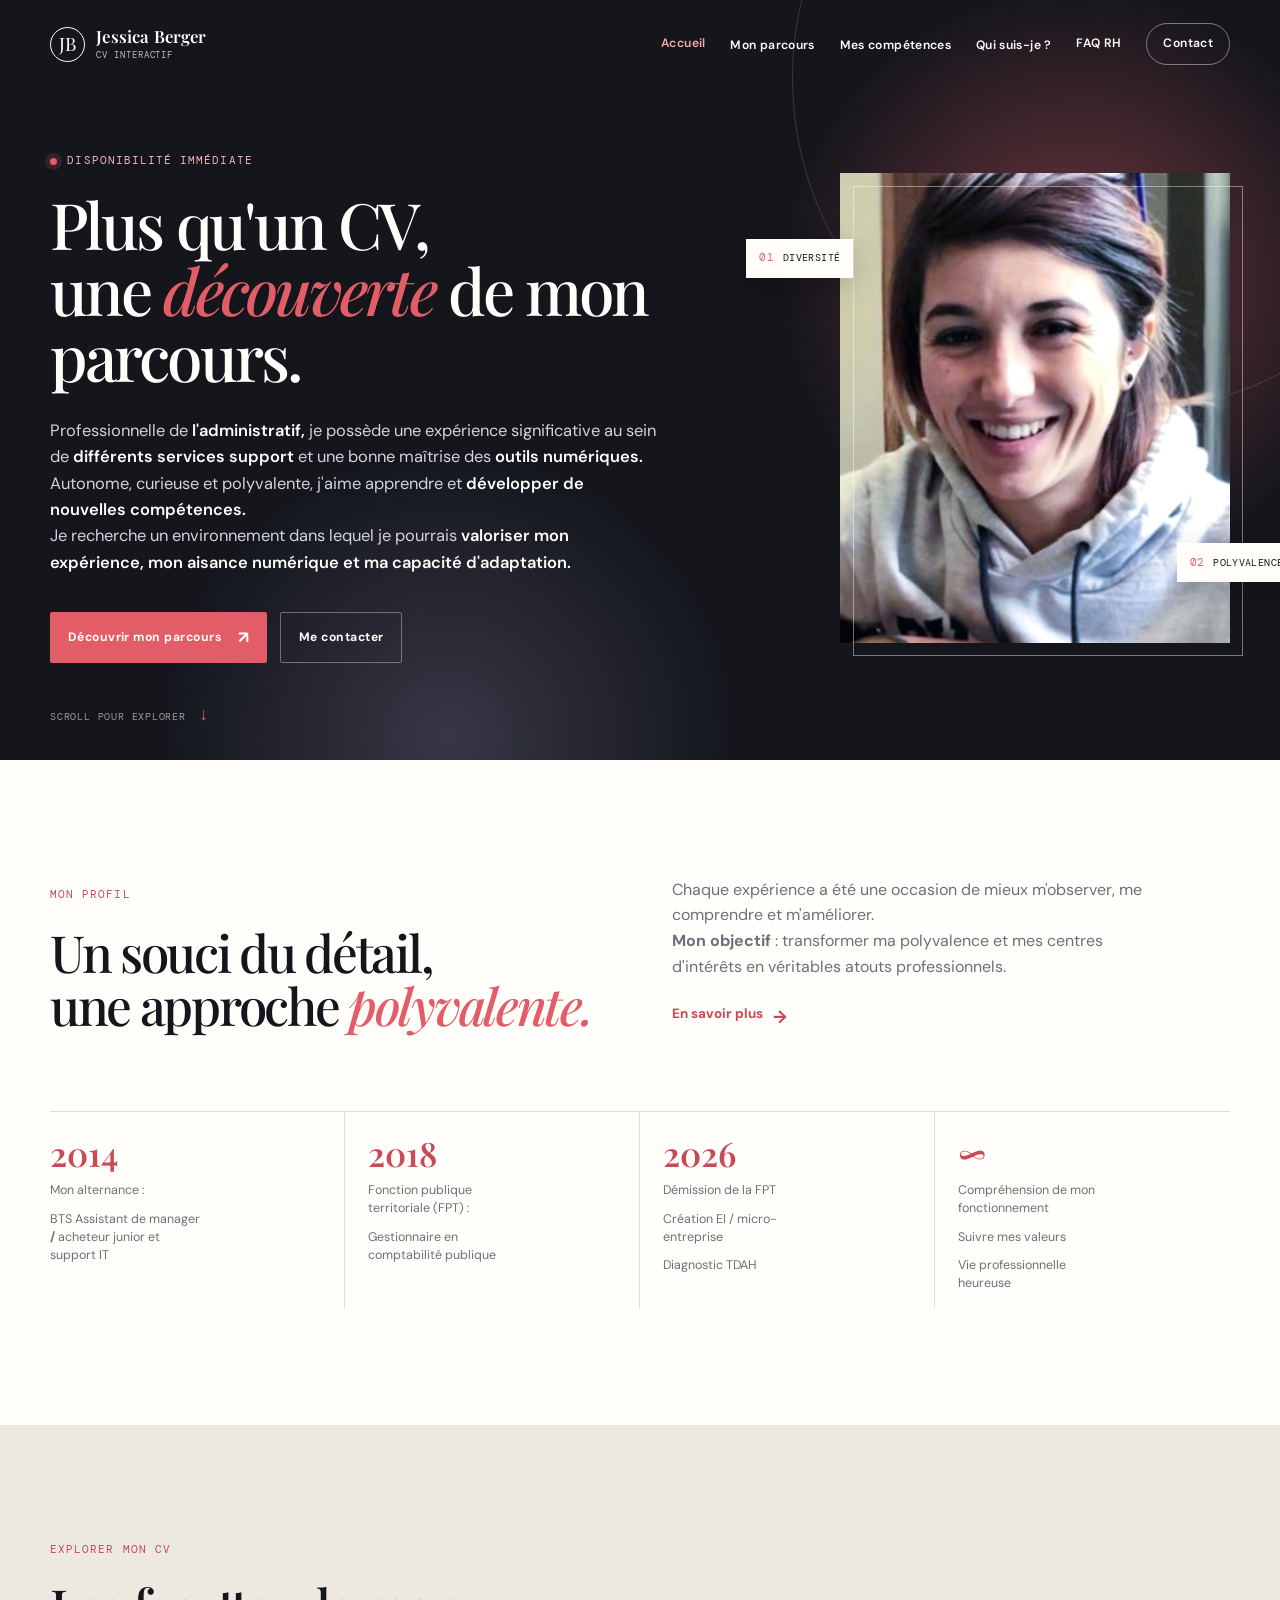
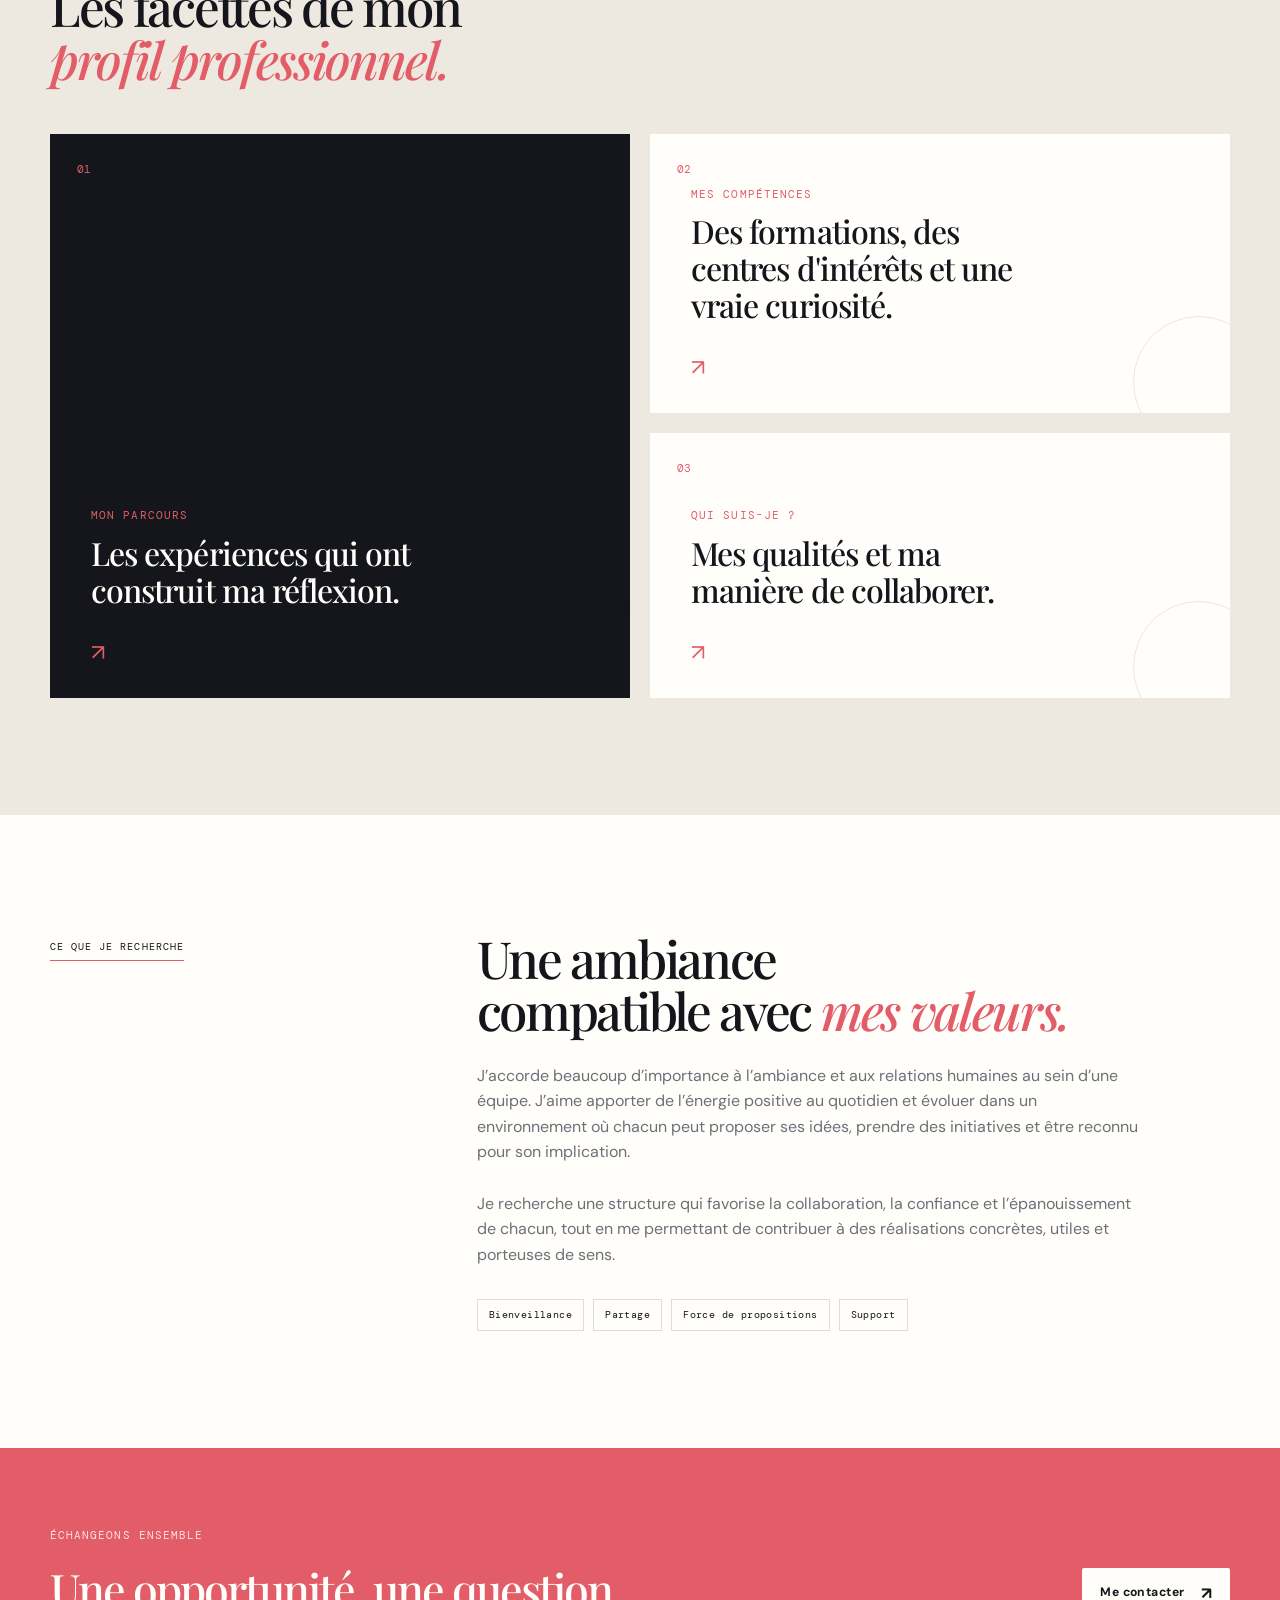
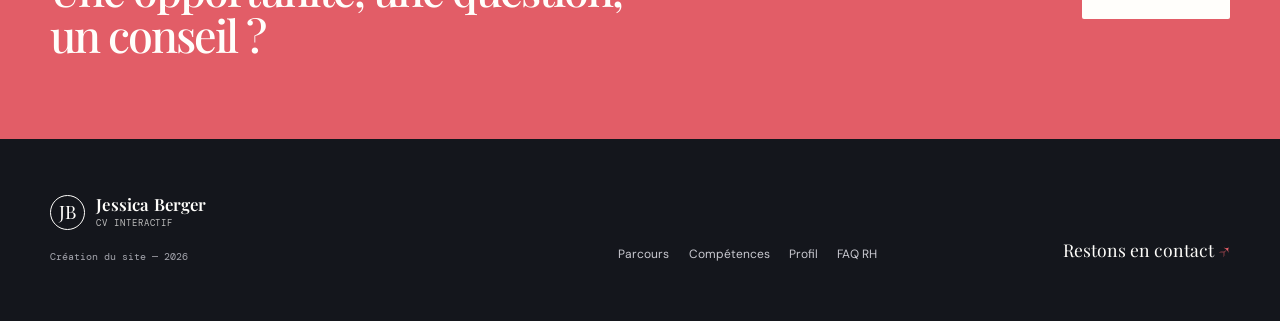
<file: index.html>
<!DOCTYPE html>
<html lang="fr">
<head>
  <meta charset="UTF-8">
  <meta name="viewport" content="width=device-width, initial-scale=1.0">
  <meta name="description" content="CV interactif Jessica BERGER.">
  <title>Jessica Berger — CV interactif</title>
  <link rel="preconnect" href="https://fonts.googleapis.com">
  <link rel="preconnect" href="https://fonts.gstatic.com" crossorigin>
  <link href="https://fonts.googleapis.com/css2?family=DM+Mono&family=DM+Sans:opsz,wght@9..40,400;9..40,500;9..40,600;9..40,700&family=Playfair+Display:ital,wght@0,500;0,600;0,700;1,600&display=swap" rel="stylesheet">
  <link rel="stylesheet" href="styles.css">
  <script defer src="script.js"></script>
</head>
<body data-page="accueil">
  <header class="site-header">
    <nav class="nav container" aria-label="Navigation principale">
      <a class="brand" href="index.html" aria-label="Accueil JBR">
        <span class="brand-mark">JB</span>
        <span><strong>Jessica Berger</strong><small>CV interactif</small></span>
      </a>
      <button class="nav-toggle" type="button" aria-label="Ouvrir le menu" aria-expanded="false">
        <span></span><span></span>
      </button>
      <div class="nav-menu" data-nav-menu>
        <a class="nav-link" data-nav="accueil" href="index.html">Accueil</a>
        <div class="nav-group">
          <a class="nav-link" data-nav="parcours" href="parcours.html">Mon parcours</a>
          <div class="nav-dropdown">
            <a href="parcours.html#experiences">Expériences professionnelles</a>
            <a href="parcours.html#formations">Formations</a>
          </div>
        </div>
        <div class="nav-group">
          <a class="nav-link" data-nav="competences" href="competences.html">Mes compétences</a>
          <div class="nav-dropdown">
            <a href="competences.html#professionnelles">Professionnelles</a>
            <a href="competences.html#techniques">Techniques</a>
            <a href="competences.html#autodidacte">Autodidacte</a>
          </div>
        </div>
        <div class="nav-group">
          <a class="nav-link" data-nav="profil" href="profil.html">Qui suis-je ?</a>
          <div class="nav-dropdown">
            <a href="profil.html#qualites">Qualités</a>
            <a href="profil.html#amelioration">Axes d'amélioration</a>
            <a href="profil.html#methode">Mon environnement idéal</a>
          </div>
        </div>
        <a class="nav-link" data-nav="faq" href="faq.html">FAQ RH</a>
        <a class="nav-contact" data-nav="contact" href="contact.html">Contact</a>
      </div>
    </nav>
  </header>

  <main>
    <section class="hero hero-home">
      <div class="container hero-layout">
        <div class="hero-copy reveal">
          <p class="eyebrow"><span></span> Disponibilité immédiate</p>
          <h1>Plus qu'un CV,<br>une <em>découverte</em> de mon parcours.</h1>
          <p class="hero-lead">
           Professionnelle de <strong>l'administratif,</strong>  je possède une expérience significative au sein de <strong>différents services support</strong> 
           et une bonne maîtrise des <strong>outils numériques.</strong>
          <br>Autonome, curieuse et polyvalente, j'aime apprendre et <strong>développer de nouvelles compétences.</strong>
          
          <br>Je recherche un environnement dans lequel je pourrais <strong>valoriser mon expérience, mon aisance numérique et ma capacité d'adaptation.</strong></p>
          <div class="button-row">
            <a class="button button-primary" href="parcours.html">Découvrir mon parcours <span>↗</span></a>
            <a class="button button-ghost" href="contact.html">Me contacter</a>
          </div>
        </div>
        <div class="hero-portrait reveal">
          <div class="portrait-frame">
            <img src="images/logo.jpg" alt="Photo Jessica, CV interactif">
          </div>
          <div class="portrait-note note-top"><span>01</span> Diversité</div>
          <div class="portrait-note note-bottom"><span>02</span> Polyvalence</div>
        </div>
      </div>
      <div class="hero-signal">Scroll pour explorer <span>↓</span></div>
    </section>

    <section class="intro-section section">
      <div class="container intro-grid">
        <div>
          <p class="eyebrow eyebrow-dark">Mon profil</p>
          <h2>Un souci du détail,<br>une approche <em>polyvalente.</em></h2>
        </div>
        <div class="intro-text">
          <p>Chaque expérience a été une occasion de mieux m'observer, me comprendre et m'améliorer.</p> 
            <p><strong>Mon objectif </strong>: transformer ma polyvalence et mes centres d'intérêts en véritables atouts professionnels.</p>
          <a class="text-link" href="profil.html">En savoir plus <span>→</span></a>
        </div>
      </div>
      <div class="container stats-grid">
        <div class="stat"><strong>2014</strong><span>Mon alternance :</span>
        <span>BTS Assistant de manager <b>/</b> acheteur junior et support IT</span></div>
        <div class="stat"><strong>2018</strong><span>Fonction publique territoriale (FPT) :
          <span>Gestionnaire en comptabilité publique</span>
        </span></div>
        <div class="stat"><strong>2026</strong><span>Démission de la FPT</span>
          <span>Création EI / micro-entreprise </span>
        <span>Diagnostic TDAH</span></div>
        <div class="stat"><strong>∞</strong><span>Compréhension de mon fonctionnement</span>
          <span>Suivre mes valeurs</span>
          <span>Vie professionnelle heureuse</span></div>
      </div>
    </section>

    <section class="section section-sand">
      <div class="container section-heading">
        <p class="eyebrow eyebrow-dark">Explorer mon CV</p>
        <h2>Les facettes de mon<br><em>profil professionnel.</em></h2>
      </div>
      <div class="container route-grid">
        <a class="route-card route-card-large" href="parcours.html">
          <span class="route-number">01</span>
          <div><br><p>Mon parcours</p><h3>Les expériences qui ont construit ma réflexion.</h3><span class="card-arrow">↗</span></div>
        </a>
        <a class="route-card" href="competences.html">
          <span class="route-number">02</span>
          <div><br><p>Mes compétences</p><h3>Des formations, des centres d'intérêts et une vraie curiosité.</h3><span class="card-arrow">↗</span></div>
        </a>
        <a class="route-card" href="profil.html">
          <span class="route-number">03</span>
          <div><br><p>Qui suis-je ?</p><h3>Mes qualités et ma manière de collaborer.</h3><span class="card-arrow">↗</span></div>
        </a>
      </div>
    </section>

    <section class="section focus-section">
      <div class="container focus-layout">
        <div class="focus-label"><span>Ce que je recherche</span></div>
        <div>
          <h2>Une ambiance <br>compatible avec <em>mes valeurs.</em></h2>
          <p>J’accorde beaucoup d’importance à l’ambiance et aux relations humaines au sein d’une équipe. J’aime apporter de l’énergie 
            positive au quotidien et évoluer dans un environnement où chacun peut 
            proposer ses idées, prendre des initiatives et être reconnu pour son implication. </p>
            <p>Je recherche une structure qui favorise la collaboration, la confiance et l’épanouissement de chacun, tout en me permettant de 
              contribuer à des réalisations concrètes, utiles et porteuses de sens. </p>
            
          <div class="pill-row"><span>Bienveillance</span><span>Partage</span><span>Force de propositions</span><span>Support</span></div>
        </div>
      </div>
    </section>

    <section class="cta-section">
      <div class="container cta-layout">
        <div><p class="eyebrow">Échangeons ensemble</p><h2>Une opportunité, une question,<br>un conseil ?</h2></div>
        <a class="button button-light" href="contact.html">Me contacter <span>↗</span></a>
      </div>
    </section>
  </main>

  <footer class="site-footer">
    <div class="container footer-grid">
      <div><a class="brand brand-footer" href="index.html"><span class="brand-mark">JB</span><span><strong>Jessica Berger</strong><small>CV interactif</small></span></a><p>Création du site — 2026</p></div>
      <div class="footer-links"><a href="parcours.html">Parcours</a><a href="competences.html">Compétences</a><a href="profil.html">Profil</a><a href="faq.html">FAQ RH</a></div>
      <a class="footer-contact" href="contact.html">Restons en contact <span>↗</span></a>
    </div>
  </footer>
</body>
</html>
</file>
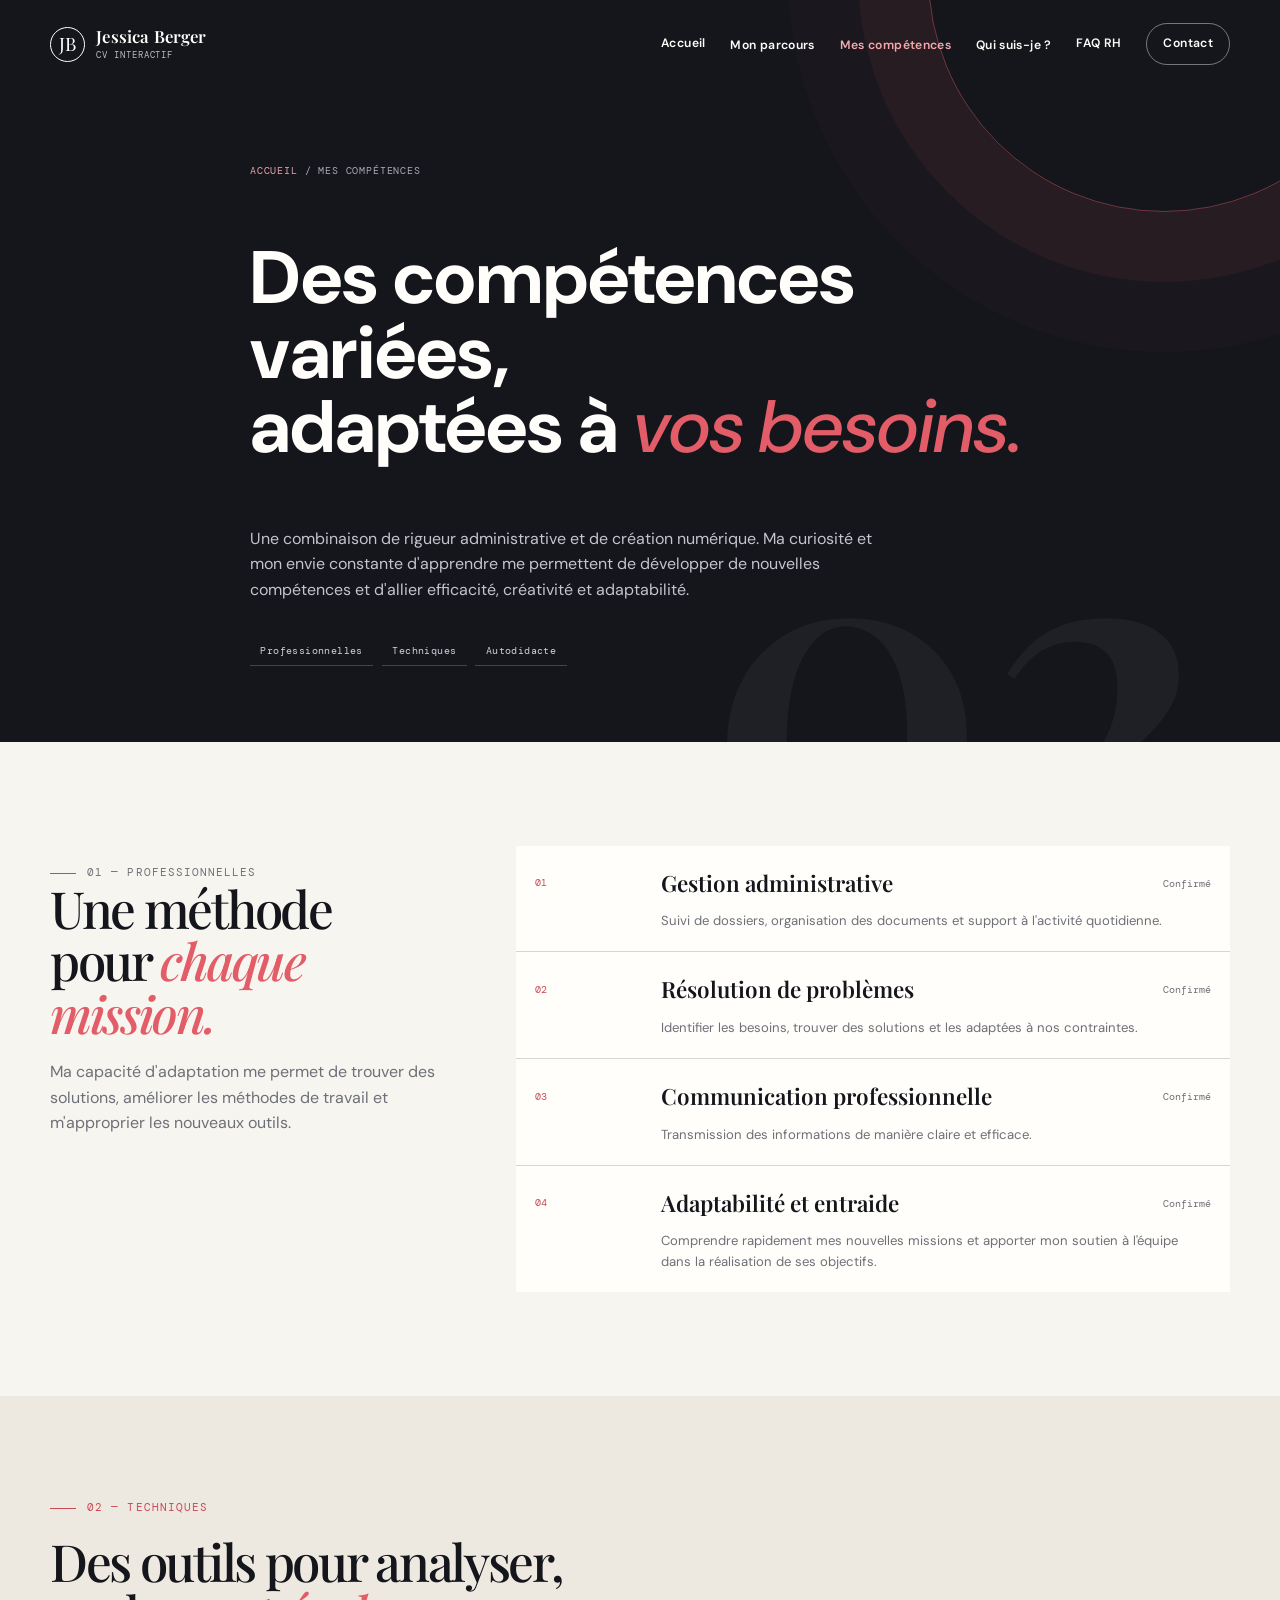
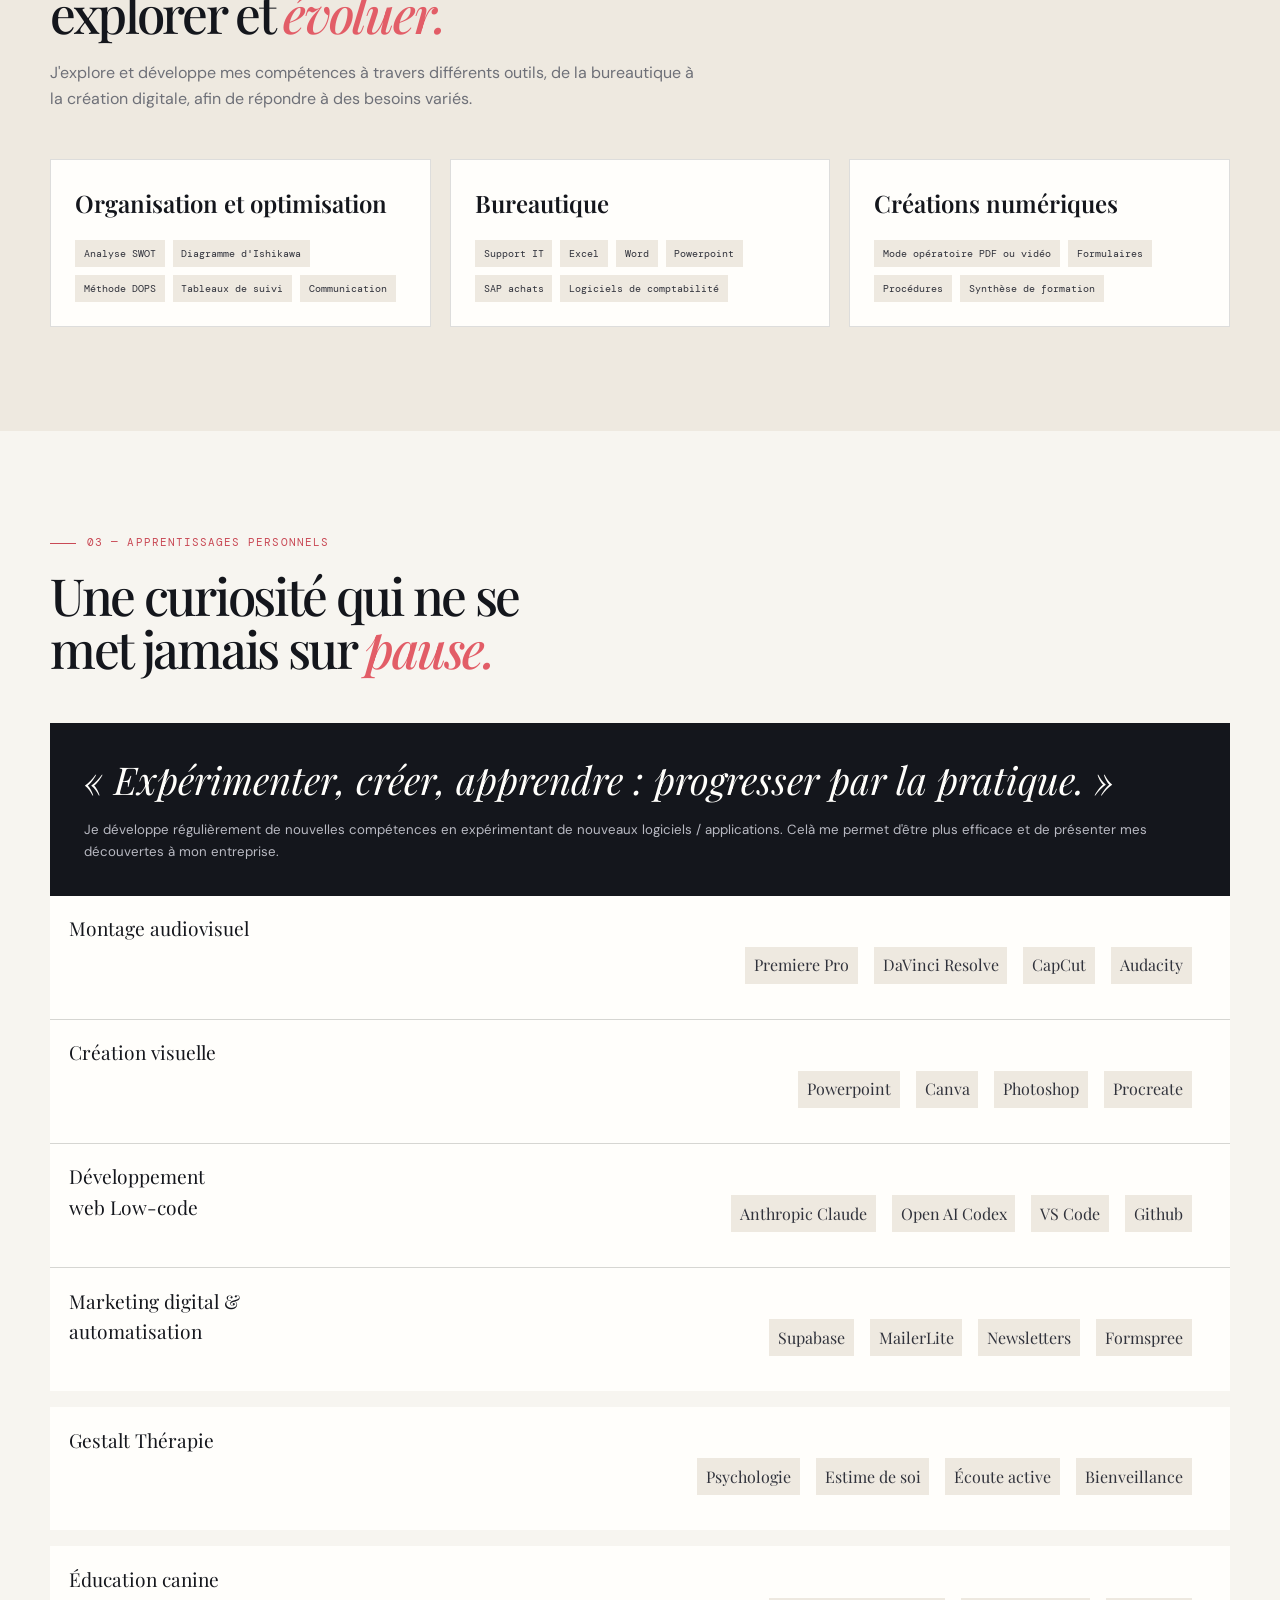
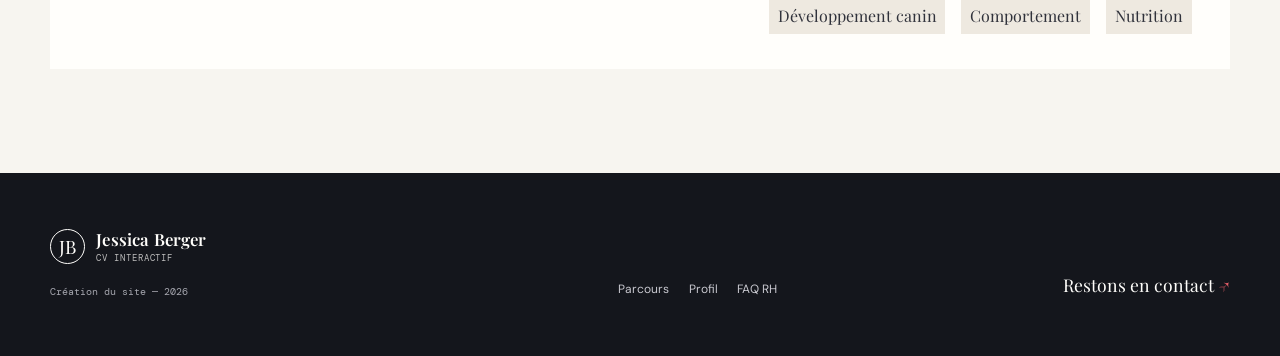
<file: competences.html>
<!DOCTYPE html>
<html lang="fr">
<head><meta charset="UTF-8"><meta name="viewport" content="width=device-width, initial-scale=1.0"><meta name="description" content="Compétences professionnelles, techniques et autodidactes.">
  <title>Mes compétences</title><link rel="preconnect" href="https://fonts.googleapis.com"><link rel="preconnect" href="https://fonts.gstatic.com" crossorigin>
  <link href="https://fonts.googleapis.com/css2?family=DM+Mono&family=DM+Sans:opsz,wght@9..40,400;9..40,500;9..40,600;9..40,700&family=Playfair+Display:ital,wght@0,500;0,600;0,700;1,600&display=swap" rel="stylesheet">
  <link rel="stylesheet" href="styles.css"><script defer src="script.js"></script></head>

<body data-page="competences">
  <header class="site-header"><nav class="nav container" aria-label="Navigation principale"><a class="brand" href="index.html"><span class="brand-mark">JB</span><span><strong>Jessica Berger</strong><small>CV interactif</small></span></a>
    <button class="nav-toggle" type="button" aria-label="Ouvrir le menu" aria-expanded="false"><span></span><span></span></button><div class="nav-menu" data-nav-menu><a class="nav-link" data-nav="accueil" href="index.html">Accueil</a>
      <div class="nav-group"><a class="nav-link" data-nav="parcours" href="parcours.html">Mon parcours</a>
        <div class="nav-dropdown"><a href="parcours.html#experiences">Expériences professionnelles</a>
          <a href="parcours.html#formations">Formations</a></div></div><div class="nav-group">
            <a class="nav-link" data-nav="competences" href="competences.html">Mes compétences</a>
            <div class="nav-dropdown"><a href="#professionnelles">Professionnelles</a><a href="#techniques">Techniques</a>
              <a href="#autodidacte">Autodidacte</a></div></div><div class="nav-group"><a class="nav-link" data-nav="profil" href="profil.html">Qui suis-je ?</a>
                <div class="nav-dropdown"><a href="profil.html#qualites">Qualités</a><a href="profil.html#amelioration">Axes d'amélioration</a>
                  <a href="profil.html#methode">Mon environnement idéal</a></div></div>
                  <a class="nav-link" data-nav="faq" href="faq.html">FAQ RH</a>
                  <a class="nav-contact" data-nav="contact" href="contact.html">Contact</a></div></nav></header>
  <main>
    <section class="page-hero" data-index="02"><div class="container page-hero-inner">
      <p class="breadcrumb"><a href="index.html">Accueil</a> / Mes compétences</p>
      <h1>Des compétences variées,<br>adaptées à <em>vos besoins.</em></h1>
      <p>Une combinaison de rigueur administrative et de création numérique. Ma curiosité et mon envie constante d'apprendre
        me permettent de développer de nouvelles compétences et d'allier efficacité, créativité et adaptabilité.
      </p>
      <nav class="subnav" aria-label="Sous-navigation">
        <a href="#professionnelles">Professionnelles</a>
        <a href="#techniques">Techniques</a>
        <a href="#autodidacte">Autodidacte</a>
      </nav></div></section>

    <section class="page-section" id="professionnelles"><div class="container skills-layout">
      <div class="skills-intro">
      <p class="section-overline">01 — Professionnelles</p>
      <h2>Une méthode<br>pour <em>chaque mission.</em>
      </h2><p>Ma capacité d'adaptation me permet de trouver des solutions, améliorer les méthodes de travail et m'approprier les nouveaux outils.</p></div>
      <div class="skills-list"><article class="skill-row">
        <span>01</span><h3>Gestion administrative</h3><span class="skill-level">Confirmé</span>
        <p>Suivi de dossiers, organisation des documents et support à l'activité quotidienne.</p></article>
        <article class="skill-row"><span>02</span><h3>Résolution de problèmes</h3>
          <span class="skill-level">Confirmé</span>
          <p>Identifier les besoins, trouver des solutions et les adaptées à nos contraintes.</p></article>
          <article class="skill-row"><span>03</span><h3>Communication professionnelle</h3>
            <span class="skill-level">Confirmé</span>
            <p>Transmission des informations de manière claire et efficace.</p></article>
            <article class="skill-row"><span>04</span><h3>Adaptabilité et entraide</h3>
              <span class="skill-level">Confirmé</span>
              <p>Comprendre rapidement mes nouvelles missions et apporter mon soutien à l'équipe dans la réalisation de ses objectifs.</p></article></div></div></section>
    <section class="page-section page-section-sand" id="techniques"><div class="container">
      
      <p class="section-overline">02 — Techniques</p>
      <h2 class="section-title">Des outils pour analyser,<br>explorer et <em>évoluer.</em></h2>
      <p class="section-description">J'explore et développe mes compétences à travers différents outils, de la bureautique à la création digitale, afin de répondre à des besoins variés.</p>
      <div class="technical-grid"><article class="technical-card">
        <h3>Organisation et optimisation</h3><div class="tag-list">
          <span>Analyse SWOT</span>
          <span>Diagramme d'Ishikawa</span>
          <span>Méthode DOPS</span>
          <span>Tableaux de suivi</span>
          <span>Communication</span></div></article>

          <article class="technical-card"><h3>Bureautique</h3>
            <div class="tag-list">
              <span>Support IT</span>
              <span>Excel</span>
              <span>Word</span>
              <span>Powerpoint</span>
              <span>SAP achats</span>
              <span>Logiciels de comptabilité</span>
            </div></article>
              
              <article class="technical-card"><h3>Créations numériques</h3>
                <div class="tag-list">
                  <span>Mode opératoire PDF ou vidéo</span>
                  <span>Formulaires</span>
                  <span>Procédures</span>
                  <span>Synthèse de formation</span>
                  </div></article></div></div></section>
    <section class="page-section" id="autodidacte"><div class="container">
     
      <p class="section-overline">03 — Apprentissages personnels</p>
      <h2 class="section-title">Une curiosité qui ne se<br>met jamais sur <em>pause.</em>
      </h2><div class="autodidact-grid"> 
        <div class="autodidact-quote">
          <blockquote>« Expérimenter, créer, apprendre : progresser par la pratique. »</blockquote>
          <p>Je développe régulièrement de nouvelles compétences en expérimentant de nouveaux logiciels / applications.
            Celà me permet d'être plus efficace et de présenter mes découvertes à mon entreprise.
          </p></div>

        <div class="interest-list">

  <div>
    <span>Montage audiovisuel</span>
    
    <div class="tag-list">
      <span>Premiere Pro</span>
      <span>DaVinci Resolve</span>
      <span>CapCut</span>
      <span>Audacity</span>
    </div>
  </div>

  <div>
    <span>Création visuelle</span>

    <div class="tag-list">
      <span>Powerpoint</span>
      <span>Canva</span>
      <span>Photoshop</span>
      <span>Procreate</span>
    </div>
  </div>

  <div>
    <span>Développement 
      <br>web Low-code</span>
  
    <div class="tag-list">
      <span>Anthropic Claude</span>
      <span>Open AI Codex</span>
      <span>VS Code</span>
      <span>Github</span>
    </div>
  </div>

  <div>
    <span>Marketing digital & 
      <br>automatisation</span>
     <div class="tag-list">
     
      <span>Supabase</span>
      <span>MailerLite</span>
      <span>Newsletters</span>
      <span>Formspree</span>
    </div>
    
  </div>

</div>
<p></p>
<div class="interest-list">

  <div>
    <span>Gestalt Thérapie</span>
    
    <div class="tag-list">
     
      <span>Psychologie</span>
      <span>Estime de soi</span>
      <span>Écoute active</span>
      <span>Bienveillance</span>
    </div>
  </div>
</div>
<p></p>
<div class="interest-list">
  <div>
    <span>Éducation canine</span>

    <div class="tag-list">
      
        <span>Développement canin</span>
      <span>Comportement</span>
      <span>Nutrition</span>
    </div>
  </div>
</div>
</div>
                 

          </div></div></div></section>
  </main>
  <footer class="site-footer"><div class="container footer-grid"><div>
    <a class="brand brand-footer" href="index.html"><span class="brand-mark">JB</span>
      <span><strong>Jessica Berger</strong><small>Cv interactif</small></span></a>
      <p>Création du site — 2026</p></div><div class="footer-links"><a href="parcours.html">Parcours</a>
        <a href="profil.html">Profil</a><a href="faq.html">FAQ RH</a></div>
        <a class="footer-contact" href="contact.html">Restons en contact <span>↗</span></a></div></footer>
</body></html>
</file>
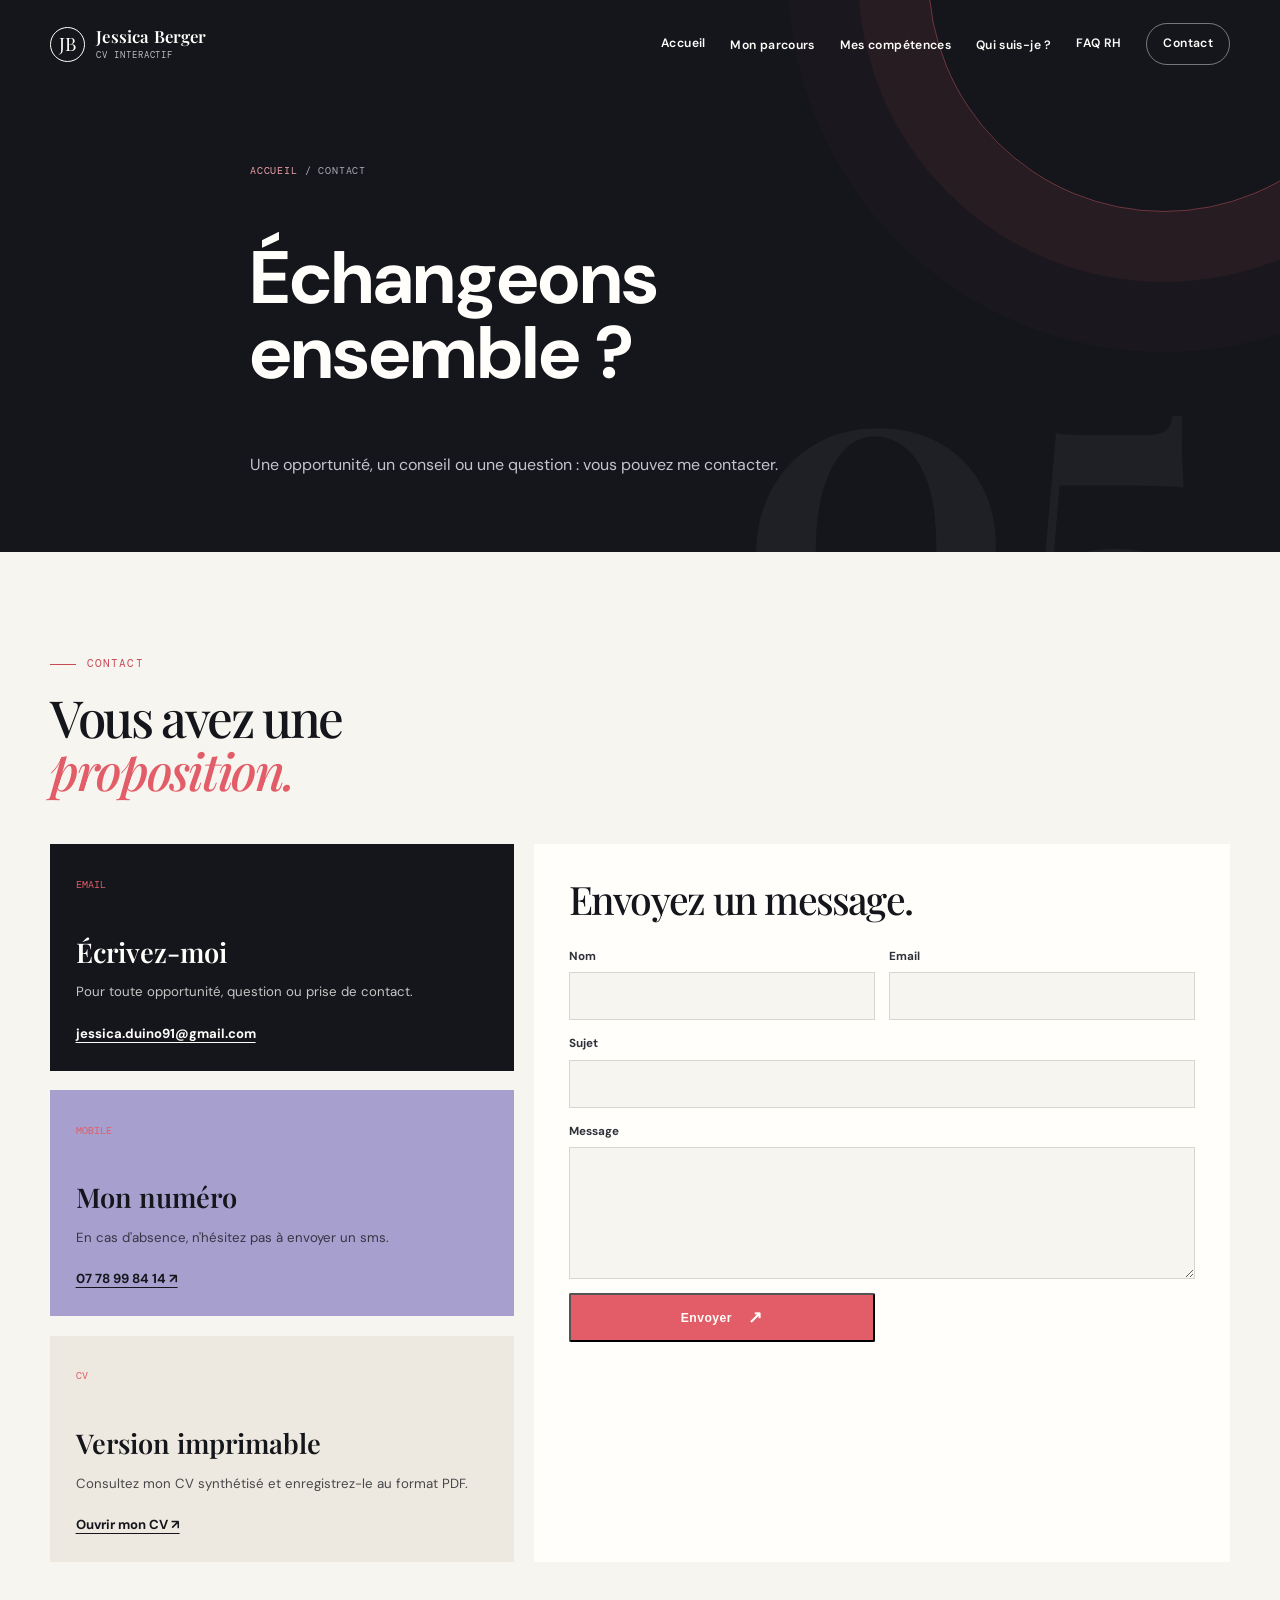
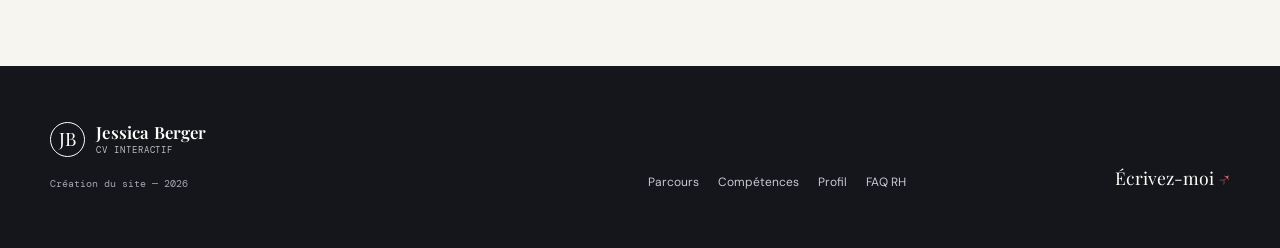
<file: contact.html>
<!DOCTYPE html>
<html lang="fr">
<head><meta charset="UTF-8"><meta name="viewport" content="width=device-width, initial-scale=1.0">
  <meta name="description" content="Contacter Jessica">
  <title>Contact — Jessica Berger</title><link rel="preconnect" href="https://fonts.googleapis.com">
  <link rel="preconnect" href="https://fonts.gstatic.com" crossorigin>
  <link href="https://fonts.googleapis.com/css2?family=DM+Mono&family=DM+Sans:opsz,wght@9..40,400;9..40,500;9..40,600;9..40,700&family=Playfair+Display:ital,wght@0,500;0,600;0,700;1,600&display=swap" rel="stylesheet">
  <link rel="stylesheet" href="styles.css"><script defer src="script.js"></script></head>
<body data-page="contact">
  <header class="site-header"><nav class="nav container" aria-label="Navigation principale">
    <a class="brand" href="index.html"><span class="brand-mark">JB</span><span><strong>Jessica Berger</strong><small>CV interactif</small></span></a><button class="nav-toggle" type="button" aria-label="Ouvrir le menu" aria-expanded="false"><span></span><span></span></button><div class="nav-menu" data-nav-menu><a class="nav-link" data-nav="accueil" href="index.html">Accueil</a><div class="nav-group"><a class="nav-link" data-nav="parcours" href="parcours.html">Mon parcours</a><div class="nav-dropdown"><a href="parcours.html#experiences">Expériences professionnelles</a><a href="parcours.html#formations">Formations</a></div></div><div class="nav-group"><a class="nav-link" data-nav="competences" href="competences.html">Mes compétences</a><div class="nav-dropdown"><a href="competences.html#professionnelles">Professionnelles</a><a href="competences.html#techniques">Techniques</a><a href="competences.html#autodidacte">Autodidacte</a></div></div><div class="nav-group"><a class="nav-link" data-nav="profil" href="profil.html">Qui suis-je ?</a><div class="nav-dropdown"><a href="profil.html#qualites">Qualités</a><a href="profil.html#amelioration">Axes d'amélioration</a><a href="profil.html#methode">Mon environnement idéal</a></div></div><a class="nav-link" data-nav="faq" href="faq.html">FAQ RH</a><a class="nav-contact" data-nav="contact" href="contact.html">Contact</a></div></nav></header>
  <main>
    <section class="page-hero" data-index="05"><div class="container page-hero-inner">
      <p class="breadcrumb"><a href="index.html">Accueil</a> / Contact</p>
      <h1>Échangeons<br>ensemble ?</h1>
      <p>Une opportunité, un conseil ou une question : vous pouvez me contacter.</p></div></section>
    <section class="page-section"><div class="container"><p class="section-overline">Contact</p>
      <h2 class="section-title">Vous avez une <br> <em>proposition.</em></h2>
      <div class="contact-grid"><div class="contact-options">
        <article class="contact-card"><span>EMAIL</span>
          <h3>Écrivez-moi</h3>
          <p>Pour toute opportunité, question ou prise de contact.</p>
          <a href="mailto:jessica.duino91@gmail.com">jessica.duino91@gmail.com</a></article>
          <article class="contact-card"><span>MOBILE</span>
            <h3>Mon numéro</h3><p>En cas d'absence, n'hésitez pas à envoyer un sms.</p>
            <a href="https://wa.me/+33778998414" target="_blank" rel="noreferrer">07 78 99 84 14 ↗</a>
          </article><article class="contact-card"><span>CV</span>
            <h3>Version imprimable</h3>
            <p>Consultez mon CV synthétisé et enregistrez-le au format PDF.</p>
            <a href="cv-JB.html" target="_blank">Ouvrir mon CV ↗</a></article></div>
            <div class="contact-form-panel">
              <h2>Envoyez un message.</h2>
              <p></p>
              <form class="contact-form" action="https://formspree.io/f/mgogkdja" method="POST" data-contact-form><label class="contact-field"><span>Nom</span><input type="text" name="name" autocomplete="name" required></label>
                <label class="contact-field">
                  <span>Email</span>
                  <input type="email" name="email" autocomplete="email" required></label>
                  <label class="contact-field contact-field-full"><span>Sujet</span>
                    <input type="text" name="subject" required></label>
                    <label class="contact-field contact-field-full">
                      <span>Message</span><textarea name="message" required></textarea></label>
                      <button class="button button-primary" type="submit">Envoyer 
                        <span>↗</span></button>
                        </section>
  </main>
  <footer class="site-footer">
    <div class="container footer-grid"><div>
      <a class="brand brand-footer" href="index.html">
        <span class="brand-mark">JB</span>
        <span><strong>Jessica Berger</strong><small>CV interactif</small></span></a>
        <p>Création du site — 2026</p></div><div class="footer-links">
          <a href="parcours.html">Parcours</a><a href="competences.html">Compétences</a>
          <a href="profil.html">Profil</a><a href="faq.html">FAQ RH</a></div>
          <a class="footer-contact" href="mailto:jessica.duino91@gmail.com">Écrivez-moi 
            <span>↗</span></a></div></footer>
</body></html>
</file>
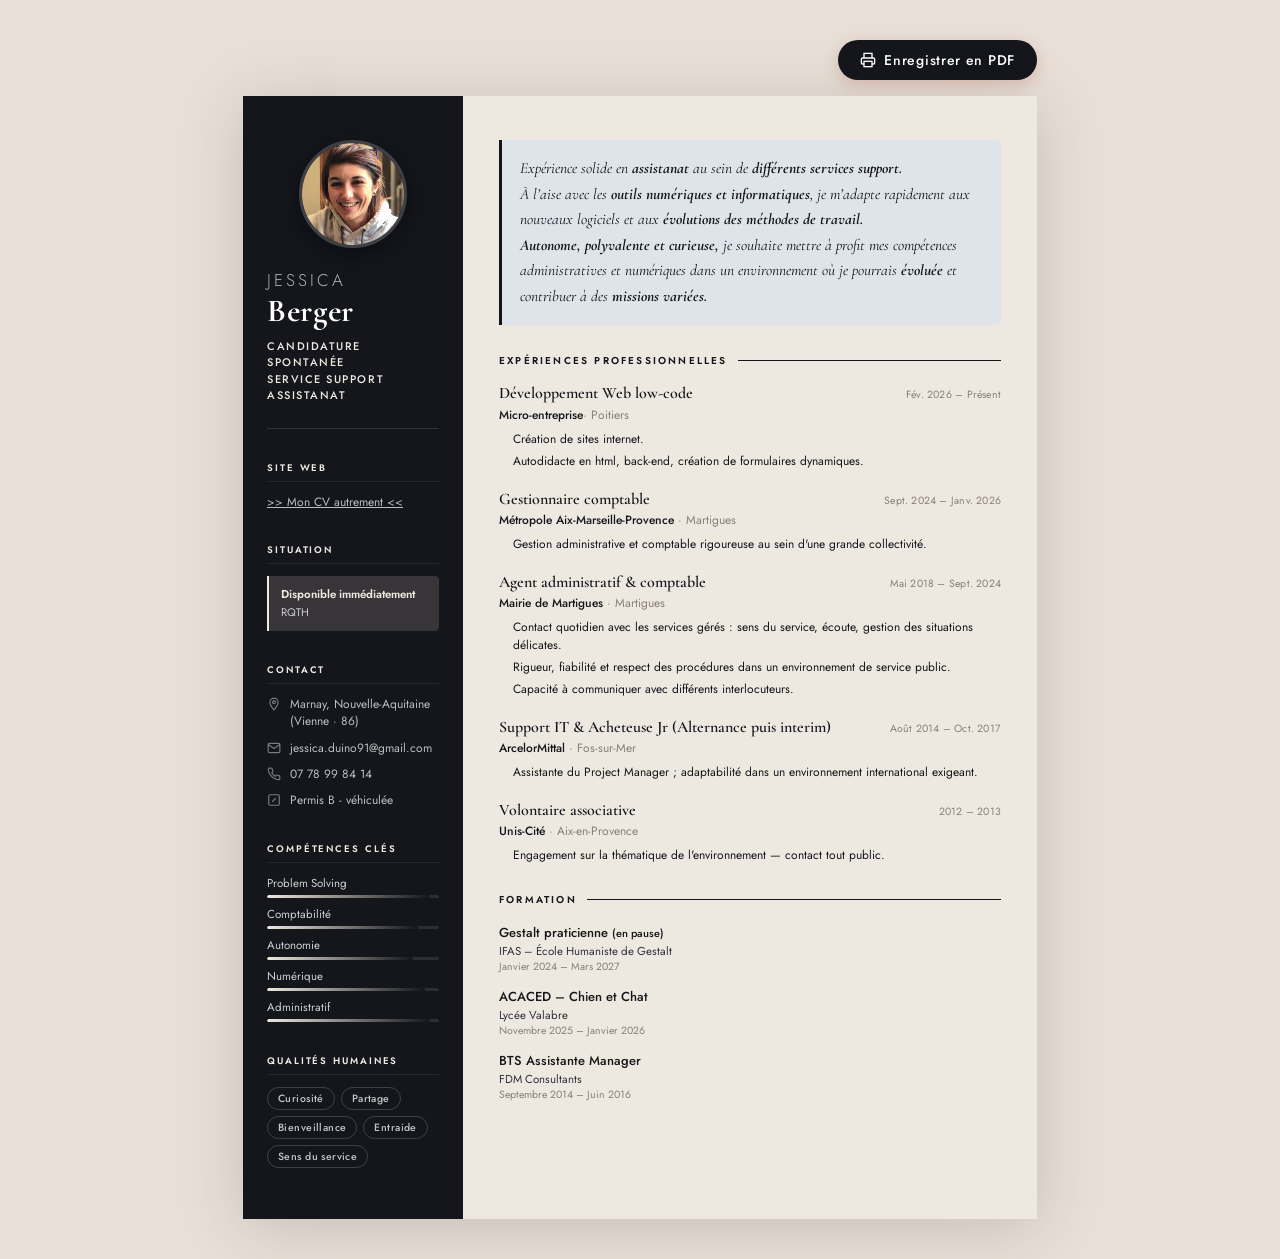
<file: cv-JB.html>
<!DOCTYPE html>
<html lang="fr">
<head>
<meta charset="UTF-8">
<meta name="viewport" content="width=device-width, initial-scale=1.0">
<title>CV – Jessica Berger </title>
<link href="https://fonts.googleapis.com/css2?family=Cormorant+Garamond:ital,wght@0,400;0,600;0,700;1,400&family=Jost:wght@300;400;500;600&display=swap" rel="stylesheet">
<style>
  :root {
    --cream: #FAF7F2;
    --warm-white: #eee9e0;
    --terracotta: #14161c;
    --terracotta-light: #eee9e0;
    --terracotta-pale: #dfe4eb;
    --sage: #30323b;
    --sage-light: #c94955;
    --dark: #14161c;
    --mid: #14161c;
    --light-text: #8A7E79;
    --border: #14161c;
    --col-left: 220px;
  }

  * {
    margin: 0;
    padding: 0;
    box-sizing: border-box;
    /* Force les navigateurs à imprimer les fonds colorés */
    -webkit-print-color-adjust: exact !important;
    print-color-adjust: exact !important;
    color-adjust: exact !important;
  }

  body {
    font-family: 'Jost', sans-serif;
    font-weight: 400;
    background: #E8E0D8;
    color: var(--dark);
    min-height: 100vh;
    display: flex;
    flex-direction: column;
    align-items: center;
    padding: 40px 20px;
  }

  /* ── Print button ── */
  .print-bar {
    width: 794px;
    max-width: 100%;
    display: flex;
    justify-content: flex-end;
    margin-bottom: 16px;
  }
  .print-btn {
    display: flex;
    align-items: center;
    gap: 8px;
    background: var(--terracotta);
    color: white;
    border: none;
    padding: 10px 22px;
    border-radius: 30px;
    font-family: 'Jost', sans-serif;
    font-size: 14px;
    font-weight: 500;
    letter-spacing: 0.05em;
    cursor: pointer;
    transition: background 0.2s, transform 0.1s;
    box-shadow: 0 4px 16px rgba(181,97,74,0.3);
  }
  .print-btn:hover { background: #9E4F3A; transform: translateY(-1px); }
  .print-btn svg { width: 16px; height: 16px; fill: none; stroke: white; stroke-width: 2; }

  /* ── Page ── */
  .page {
    width: 794px;
    max-width: 100%;
    background: var(--warm-white);
    box-shadow: 0 8px 60px rgba(44,36,32,0.18);
    display: grid;
    grid-template-columns: var(--col-left) 1fr;
    min-height: 1123px;
  }

  /* ── Left sidebar ── */
  .sidebar {
    background: var(--dark);
    padding: 44px 24px 44px 24px;
    display: flex;
    flex-direction: column;
    gap: 32px;
  }

  /* ── Photo ── */
  .photo-wrapper {
    display: flex;
    justify-content: center;
    margin-bottom: -12px;
  }
  .photo-wrapper img {
    width: 108px;
    height: 108px;
    border-radius: 50%;
    object-fit: cover;
    object-position: center top;
    border: 3px solid rgba(255,255,255,0.18);
    box-shadow: 0 6px 24px rgba(0,0,0,0.4);
  }

  .sidebar-name {
    border-bottom: 1px solid rgba(255,255,255,0.12);
    padding-bottom: 24px;
  }
  .sidebar-name .prenom {
    font-family: 'Jost', sans-serif;
    font-weight: 300;
    font-size: 17px;
    color: rgba(255,255,255,0.65);
    letter-spacing: 0.18em;
    text-transform: uppercase;
    margin-bottom: 2px;
  }
  .sidebar-name .nom {
    font-family: 'Cormorant Garamond', serif;
    font-size: 32px;
    font-weight: 700;
    color: white;
    line-height: 1.05;
    letter-spacing: 0.02em;
  }
  .sidebar-name .titre {
    margin-top: 10px;
    font-size: 11px;
    font-weight: 500;
    letter-spacing: 0.14em;
    text-transform: uppercase;
    color: var(--terracotta-light);
    line-height: 1.5;
  }

  .sidebar-section-title {
    font-size: 9.5px;
    font-weight: 600;
    letter-spacing: 0.2em;
    text-transform: uppercase;
    color: var(--terracotta-light);
    margin-bottom: 12px;
    padding-bottom: 6px;
    border-bottom: 1px solid rgba(255,255,255,0.08);
  }

  /* Contact */
  .contact-list { list-style: none; display: flex; flex-direction: column; gap: 9px; }
  .contact-list li {
    display: flex;
    align-items: flex-start;
    gap: 9px;
    font-size: 12px;
    color: rgba(255,255,255,0.72);
    line-height: 1.45;
  }
  .contact-list li .icon {
    width: 14px;
    min-width: 14px;
    height: 14px;
    margin-top: 1px;
    opacity: 0.6;
  }
  .contact-list a { color: rgba(255,255,255,0.72); text-decoration: none; }

  /* Skills */
  .skill-list { display: flex; flex-direction: column; gap: 8px; }
  .skill-item { }
  .skill-label {
    font-size: 11.5px;
    color: rgba(255,255,255,0.8);
    margin-bottom: 4px;
  }
  .skill-bar {
    height: 3px;
    background: rgba(255,255,255,0.1);
    border-radius: 2px;
    overflow: hidden;
  }
  .skill-fill {
    height: 100%;
    background: linear-gradient(90deg, var(--terracotta-light), var(--terracotta));
    border-radius: 2px;
  }

  /* Qualités */
  .qualite-tags { display: flex; flex-wrap: wrap; gap: 6px; }
  .qualite-tag {
    font-size: 10.5px;
    font-weight: 500;
    color: rgba(255,255,255,0.75);
    border: 1px solid rgba(255,255,255,0.18);
    border-radius: 20px;
    padding: 3px 10px;
    letter-spacing: 0.04em;
  }

  /* Statut */
  .statut-box {
    background: rgba(219, 193, 186, 0.18);
    border-left: 2px solid var(--terracotta-light);
    border-radius: 0 4px 4px 0;
    padding: 10px 12px;
  }
  .statut-box p {
    font-size: 11px;
    color: rgba(255,255,255,0.75);
    line-height: 1.55;
  }
  .statut-box strong {
    color: var(--terracotta-light);
    font-weight: 600;
    font-size: 11.5px;
  }

  /* ── Main content ── */
  .main {
    padding: 44px 36px 44px 36px;
    display: flex;
    flex-direction: column;
    gap: 28px;
  }

  /* Accroche */
  .accroche {
    background: var(--terracotta-pale);
    border-left: 3px solid var(--terracotta);
    padding: 16px 18px;
    border-radius: 0 6px 6px 0;
  }
  .accroche p {
    font-family: 'Cormorant Garamond', serif;
    font-size: 15.5px;
    line-height: 1.65;
    color: var(--dark);
    font-style: italic;
  }

  /* Section title */
  .section-title {
    font-size: 10px;
    font-weight: 600;
    letter-spacing: 0.22em;
    text-transform: uppercase;
    color: var(--terracotta);
    margin-bottom: 16px;
    display: flex;
    align-items: center;
    gap: 10px;
  }
  .section-title::after {
    content: '';
    flex: 1;
    height: 1px;
    background: var(--border);
  }

  /* Experience entries */
  .exp-entry { margin-bottom: 20px; }
  .exp-entry:last-child { margin-bottom: 0; }

  .exp-header {
    display: flex;
    justify-content: space-between;
    align-items: flex-start;
    gap: 8px;
    margin-bottom: 2px;
  }
  .exp-title {
    font-family: 'Cormorant Garamond', serif;
    font-size: 16px;
    font-weight: 600;
    color: var(--dark);
    line-height: 1.2;
  }
  .exp-period {
    font-size: 10.5px;
    color: var(--light-text);
    font-weight: 400;
    white-space: nowrap;
    margin-top: 3px;
    letter-spacing: 0.02em;
  }
  .exp-org {
    font-size: 12px;
    color: var(--terracotta);
    font-weight: 500;
    margin-bottom: 6px;
  }
  .exp-loc {
    color: var(--light-text);
    font-weight: 400;
  }
  .exp-bullets { list-style: none; display: flex; flex-direction: column; gap: 4px; }
  .exp-bullets li {
    font-size: 12px;
    color: var(--mid);
    padding-left: 14px;
    position: relative;
    line-height: 1.5;
  }
  .exp-bullets li::before {
    content: '—';
    position: absolute;
    left: 0;
    color: var(--terracotta-light);
    font-size: 11px;
  }

  /* Formation */
  .form-entry { margin-bottom: 13px; }
  .form-entry:last-child { margin-bottom: 0; }
  .form-degree {
    font-size: 13px;
    font-weight: 500;
    color: var(--dark);
    margin-bottom: 1px;
  }
  .form-school {
    font-size: 11.5px;
    color: var(--sage);
    font-weight: 400;
  }
  .form-period {
    font-size: 10.5px;
    color: var(--light-text);
  }

  /* Divider */
  .divider {
    height: 1px;
    background: var(--border);
    margin: 0;
  }

  /* ── Print styles ── */
  @media print {
    @page {
      size: A4;
      margin: 0;
    }
    body {
      background: white !important;
      padding: 0 !important;
      margin: 0 !important;
    }
    .print-bar { display: none !important; }
    .page {
      box-shadow: none !important;
      width: 100% !important;
      min-height: 100vh;
    }
    /* Forcer les fonds à s'imprimer */
    .sidebar {
      background: var(--dark) !important;
      -webkit-print-color-adjust: exact !important;
      print-color-adjust: exact !important;
    }
    .accroche {
      background: var(--terracotta-pale) !important;
      -webkit-print-color-adjust: exact !important;
      print-color-adjust: exact !important;
    }
    .statut-box {
      background: rgba(219, 193, 186, 0.18) !important;
      -webkit-print-color-adjust: exact !important;
      print-color-adjust: exact !important;
    }
    /* Éviter les coupures de page au mauvais endroit */
    .exp-entry, .form-entry {
      page-break-inside: avoid;
      break-inside: avoid;
    }
  }
</style>
</head>
<body>

<div class="print-bar">
  <button class="print-btn" onclick="window.print()">
    <svg viewBox="0 0 24 24" xmlns="http://www.w3.org/2000/svg">
      <polyline points="6 9 6 2 18 2 18 9"/>
      <path d="M6 18H4a2 2 0 0 1-2-2v-5a2 2 0 0 1 2-2h16a2 2 0 0 1 2 2v5a2 2 0 0 1-2 2h-2"/>
      <rect x="6" y="14" width="12" height="8"/>
    </svg>
    Enregistrer en PDF
  </button>
</div>

<div class="page">

  <!-- ════════════ SIDEBAR ════════════ -->
  <aside class="sidebar">

    <div class="photo-wrapper">
      <img src="[data-uri]" alt="Photo Jessica Berger">
    </div>

    <div class="sidebar-name">
      <div class="prenom">Jessica</div>
      <div class="nom">Berger</div>
      <div class="titre">Candidature
        <br>spontanée 
        <br>service support
      <br>assistanat</div>
    </div>
    <!-- Site web -->
    <div><div class="sidebar-section-title">Site web</div>
      <p style="font-size: 12px; color: rgba(255,255,255,0.72); line-height: 1.45;">
        <a href="https://jessica-berger.github.io/CV-immersion/" target="_blank" style="color: rgba(255,255,255,0.72); text-decoration: underline;">>> Mon CV autrement << </a>
      </p>
    </div>

    <!-- Statut -->
    <div>
      <div class="sidebar-section-title">Situation</div>
      <div class="statut-box">
        <p><strong>Disponible immédiatement</strong><br>
        RQTH
        </p>
      </div>
    </div>

    <!-- Contact -->
    <div>
      <div class="sidebar-section-title">Contact</div>
      <ul class="contact-list">
        <li>
          <svg class="icon" viewBox="0 0 24 24" fill="none" stroke="currentColor" stroke-width="2">
            <path d="M12 2C8.13 2 5 5.13 5 9c0 5.25 7 13 7 13s7-7.75 7-13c0-3.87-3.13-7-7-7z"/>
            <circle cx="12" cy="9" r="2.5"/>
          </svg>
          Marnay, Nouvelle-Aquitaine<br>(Vienne · 86)
        </li>
        <li>
          <svg class="icon" viewBox="0 0 24 24" fill="none" stroke="currentColor" stroke-width="2">
            <path d="M4 4h16c1.1 0 2 .9 2 2v12c0 1.1-.9 2-2 2H4c-1.1 0-2-.9-2-2V6c0-1.1.9-2 2-2z"/>
            <polyline points="22,6 12,13 2,6"/>
          </svg>
          <a href="mailto:jessica.duino91@gmail.com">jessica.duino91@gmail.com</a>
        </li>
        <li>
          <svg class="icon" viewBox="0 0 24 24" fill="none" stroke="currentColor" stroke-width="2">
            <path d="M22 16.92v3a2 2 0 0 1-2.18 2 19.79 19.79 0 0 1-8.63-3.07 19.5 19.5 0 0 1-6-6A19.79 19.79 0 0 1 2.12 4.18 2 2 0 0 1 4.11 2h3a2 2 0 0 1 2 1.72 12.84 12.84 0 0 0 .7 2.81 2 2 0 0 1-.45 2.11L8.09 9.91a16 16 0 0 0 6 6l1.27-1.27a2 2 0 0 1 2.11-.45 12.84 12.84 0 0 0 2.81.7A2 2 0 0 1 22 16.92z"/>
          </svg>
          <a href="tel:+33778998414">07 78 99 84 14</a>
        </li>
    
      
        <li>
          <svg class="icon" viewBox="0 0 24 24" fill="none" stroke="currentColor" stroke-width="2">
            <rect x="3" y="3" width="18" height="18" rx="2"/><path d="M9 9h.01M9 15l6-6M15 15h.01"/>
          </svg>
          Permis B - véhiculée
        </li>
      </ul>
    </div>

    <!-- Compétences clés -->
    <div>
      <div class="sidebar-section-title">Compétences clés</div>
      <div class="skill-list">
        <div class="skill-item">
          <div class="skill-label">Problem Solving</div>
          <div class="skill-bar"><div class="skill-fill" style="width:95%"></div></div>
        </div>
     
        <div class="skill-item">
          <div class="skill-label">Comptabilité</div>
          <div class="skill-bar"><div class="skill-fill" style="width:88%"></div></div>
        </div>
        <div class="skill-item">
          <div class="skill-label">Autonomie</div>
          <div class="skill-bar"><div class="skill-fill" style="width:85%"></div></div>
        </div>
        <div class="skill-item">
          <div class="skill-label">Numérique</div>
          <div class="skill-bar"><div class="skill-fill" style="width:92%"></div></div>
        </div>
        <div class="skill-item">
          <div class="skill-label">Administratif</div>
          <div class="skill-bar"><div class="skill-fill" style="width:95%"></div></div>
        </div>
      </div>
    </div>

    <!-- Qualités -->
    <div>
      <div class="sidebar-section-title">Qualités humaines</div>
      <div class="qualite-tags">

        <span class="qualite-tag">Curiosité</span> 
         <span class="qualite-tag">Partage</span>
        <span class="qualite-tag">Bienveillance</span>
        <span class="qualite-tag">Entraide</span>
        <span class="qualite-tag">Sens du service</span>
        
      </div>
    </div>

  </aside>

  <!-- ════════════ MAIN ════════════ -->
  <main class="main">

    <!-- Accroche ciblée -->
    <div class="accroche">
      <p>Expérience solide en <strong>assistanat</strong> au sein de <strong>différents services support.</strong>
<br>À l’aise avec les <strong>outils numériques et informatiques</strong>, 
je m’adapte rapidement aux nouveaux logiciels et aux <strong>évolutions des 
méthodes de travail.</strong>
<br><strong>Autonome, polyvalente et curieuse,</strong> je souhaite mettre à profit mes compétences 
administratives et numériques dans un environnement où je pourrais <strong>évoluée</strong> et 
contribuer à des <strong>missions variées.</strong>

</p>
    </div>

    <!-- Expérience -->
    <div>
      <div class="section-title">Expériences professionnelles</div>

      <div class="exp-entry">
        <div class="exp-header">
          <div class="exp-title">Développement Web low-code</div>
          <div class="exp-period">Fév. 2026 – Présent</div>
        </div>
        <div class="exp-org">Micro-entreprise<span class="exp-loc">· Poitiers</span></div>
        <ul class="exp-bullets">
          <li>Création de sites internet.</li>
          <li>Autodidacte en html, back-end, création de formulaires dynamiques.</li>
          
        </ul>
      </div>

      <div class="exp-entry">
        <div class="exp-header">
          <div class="exp-title">Gestionnaire comptable</div>
          <div class="exp-period">Sept. 2024 – Janv. 2026</div>
        </div>
        <div class="exp-org">Métropole Aix-Marseille-Provence <span class="exp-loc">· Martigues</span></div>
        <ul class="exp-bullets">
          <li>Gestion administrative et comptable rigoureuse au sein d'une grande collectivité.</li>
        </ul>
      </div>

      <div class="exp-entry">
        <div class="exp-header">
          <div class="exp-title">Agent administratif & comptable</div>
          <div class="exp-period">Mai 2018 – Sept. 2024</div>
        </div>
        <div class="exp-org">Mairie de Martigues <span class="exp-loc">· Martigues</span></div>
        <ul class="exp-bullets">
          <li>Contact quotidien avec les services gérés : sens du service, écoute, gestion des situations délicates.</li>
          <li>Rigueur, fiabilité et respect des procédures dans un environnement de service public.</li>
          <li>Capacité à communiquer avec différents interlocuteurs.</li>
        </ul>
      </div>

      <div class="exp-entry">
        <div class="exp-header">
          <div class="exp-title">Support IT & Acheteuse Jr (Alternance puis interim)</div>
          <div class="exp-period">Août 2014 – Oct. 2017</div>
        </div>
        <div class="exp-org">ArcelorMittal <span class="exp-loc">· Fos-sur-Mer</span></div>
        <ul class="exp-bullets">
          <li>Assistante du Project Manager ; adaptabilité dans un environnement international exigeant.</li>
        </ul>
      </div>

      <div class="exp-entry">
        <div class="exp-header">
          <div class="exp-title">Volontaire associative</div>
          <div class="exp-period">2012 – 2013</div>
        </div>
        <div class="exp-org">Unis-Cité <span class="exp-loc">· Aix-en-Provence</span></div>
        <ul class="exp-bullets">
          <li>Engagement sur la thématique de l'environnement — contact tout public.</li>
        </ul>
      </div>
    </div>


    <!-- Formation -->
    <div>
      <div class="section-title">Formation</div>

      <div class="form-entry">
        <div class="form-degree">Gestalt praticienne <span style="color:var(--terracotta);font-size:11px;font-weight:500;">(en pause)</span></div>
        <div class="form-school">IFAS – École Humaniste de Gestalt</div>
        <div class="form-period">Janvier 2024 – Mars 2027</div>
      </div>


      <div class="form-entry">
        <div class="form-degree">ACACED – Chien et Chat</div>
        <div class="form-school">Lycée Valabre</div>
        <div class="form-period">Novembre 2025 – Janvier 2026</div>
      </div>


      <div class="form-entry">
        <div class="form-degree">BTS Assistante Manager</div>
        <div class="form-school">FDM Consultants</div>
        <div class="form-period">Septembre 2014 – Juin 2016</div>
      </div>
    </div>

  </main>
</div>

</body>
</html>
</file>
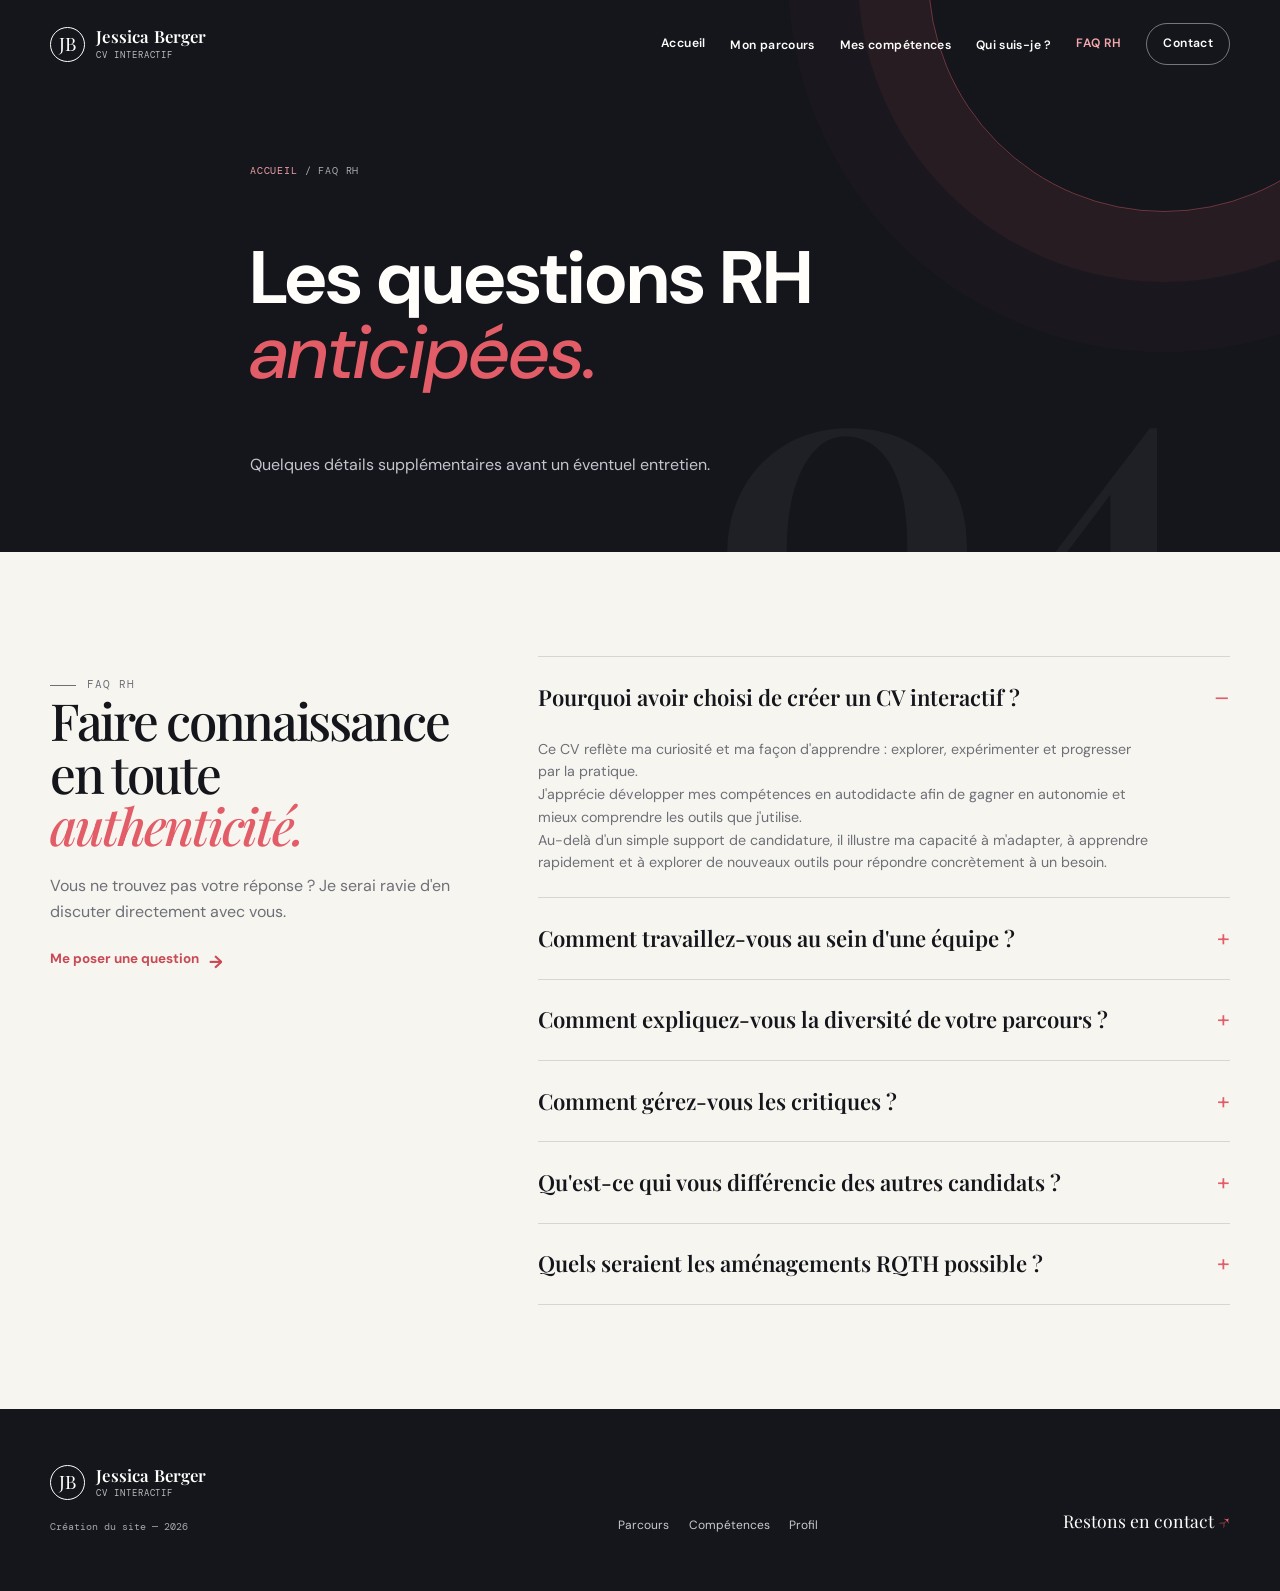
<file: faq.html>
<!DOCTYPE html>
<html lang="fr">
<head><meta charset="UTF-8">
  <meta name="viewport" content="width=device-width, initial-scale=1.0"
  ><meta name="description" content="Réponses aux questions RH">
  <title>FAQ RH</title><link rel="preconnect" href="https://fonts.googleapis.com">
  <link rel="preconnect" href="https://fonts.gstatic.com" crossorigin>
  <link href="https://fonts.googleapis.com/css2?family=DM+Mono&family=DM+Sans:opsz,wght@9..40,400;9..40,500;9..40,600;9..40,700&family=Playfair+Display:ital,wght@0,500;0,600;0,700;1,600&display=swap" rel="stylesheet"><link rel="stylesheet" href="styles.css"><script defer src="script.js">

  </script>
  </head>
<body data-page="faq">
  <header class="site-header">
    <nav class="nav container" aria-label="Navigation principale"
    ><a class="brand" href="index.html"><span class="brand-mark">JB</span>
      <span><strong>Jessica Berger</strong><small>CV interactif</small></span></a>
      <button class="nav-toggle" type="button" aria-label="Ouvrir le menu" aria-expanded="false"><span></span><span></span></button>
      <div class="nav-menu" data-nav-menu>
        <a class="nav-link" data-nav="accueil" href="index.html">Accueil</a>
        <div class="nav-group">
          <a class="nav-link" data-nav="parcours" href="parcours.html">Mon parcours</a>
          <div class="nav-dropdown">
            <a href="parcours.html#experiences">Expériences professionnelles</a>
            <a href="parcours.html#formations">Formations</a></div></div><div class="nav-group">
              <a class="nav-link" data-nav="competences" href="competences.html">Mes compétences</a>
              <div class="nav-dropdown"><a href="competences.html#professionnelles">Professionnelles</a>
                <a href="competences.html#techniques">Techniques</a><a href="competences.html#autodidacte">Autodidacte</a></div></div>
                <div class="nav-group"><a class="nav-link" data-nav="profil" href="profil.html">Qui suis-je ?</a>
                  <div class="nav-dropdown"><a href="profil.html#qualites">Qualités</a>
                    <a href="profil.html#amelioration">Axes d'amélioration</a><a href="profil.html#methode">Mon environnement idéal</a></div></div>
                    <a class="nav-link" data-nav="faq" href="faq.html">FAQ RH</a>
                    <a class="nav-contact" data-nav="contact" href="contact.html">Contact</a></div></nav></header>
  <main>
    <section class="page-hero" data-index="04">
      <div class="container page-hero-inner">
      <p class="breadcrumb"><a href="index.html">Accueil</a> / FAQ RH</p>
      <h1>Les questions RH<br><em>anticipées.</em></h1>
      <p>Quelques détails supplémentaires avant un éventuel entretien.</p></div></section>
    <section class="page-section">
      <div class="container faq-layout">
        <aside class="faq-sticky">
          <p class="section-overline">FAQ RH</p>
          <h2>Faire connaissance<br>en toute <em>authenticité.</em></h2>
          <p>Vous ne trouvez pas votre réponse ? Je serai ravie d'en discuter directement avec vous.</p>
          <a class="text-link" href="contact.html">Me poser une question <span>→</span></a></aside>
          <div class="faq-list">
             <details open><summary>Pourquoi avoir choisi de créer un CV interactif ?</summary>
              <div class="faq-answer">
            
            <p>Ce CV reflète ma curiosité et ma façon d'apprendre : explorer, expérimenter et progresser par la pratique.
            <br>J'apprécie développer mes compétences en autodidacte afin de gagner en autonomie et mieux comprendre les outils que j'utilise.   
            <br>Au-delà d'un simple support de candidature, il illustre ma capacité à m'adapter, à apprendre rapidement et à 
          explorer de nouveaux outils pour répondre concrètement à un besoin.</p></div></details>    
                  
              <details><summary>Comment travaillez-vous au sein d'une équipe ?</summary>
                <div class="faq-answer">
                  <p>J'apprécie le travail en équipe (hors Openspace), car il est pour moi une source d'apprentissage et de partage. 
                    J'aime comprendre la façon de travailler de chacun, 
                    apprendre de l'expérience de mes collègues et, lorsque je le peux, leur apporter mon aide en retour.
                   <br> J'ai également tendance à créer spontanément des outils, des procédures ou des supports qui 
                    facilitent le travail collectif. Si une tâche peut être simplifiée ou rendue plus fluide, 
                    j'aime chercher des solutions qui profitent à toute l'équipe.</p></div></details>
                    
                    <details><summary>Comment expliquez-vous la diversité de votre parcours ?</summary>
                      <div class="faq-answer">
                        <p>J'aime analyser un fonctionnement, en comprendre les mécanismes 
                          puis être capable de les reproduire ou de les améliorer.
                          Découvrir un nouvel outil, une nouvelle méthode ou un nouveau domaine stimule ma réflexion et 
                          nourrit ma motivation. 
                          <br>Cette diversité n'est pas une dispersion, mais une façon d'enrichir ma manière de réfléchir, 
                          d'apprendre et de créer des liens entre des compétences complémentaires.</p></div></details>

                          <details><summary>Comment gérez-vous les critiques ?</summary>
                            <div class="faq-answer">
                              <p>Je considère les critiques constructives comme une véritable opportunité de progresser. 
                                Elles me permettent de prendre du recul, 
                                d'identifier des pistes d'amélioration et d'ajuster ma façon de travailler.
                                En revanche, j'accorde beaucoup d'importance au respect dans les échanges. 
                                <br>Une remarque formulée avec bienveillance et 
                                orientée vers la recherche de solutions sera toujours plus efficace qu'une 
                                critique dévalorisante.

                              </p></div></details>
                                <details><summary>Qu'est-ce qui vous différencie des autres candidats ?</summary>
                                  <div class="faq-answer">
                                    <p>Je trouve cette question difficile, car je ne connais pas les autres candidats. 
                                      Je ne cherche pas à me comparer, mais simplement à présenter ce que je peux apporter.
                                      À travers ce CV interactif, j'ai choisi de montrer ma façon de fonctionner, 
                                      mes compétences, mes apprentissages et mes axes d'évolution avec transparence. 
                                      <p></p>
                                      <br>Ce qui me caractérise, c'est mon état d'esprit, ma curiosité, ma capacité à apprendre, mon envie de 
                                      comprendre les choses en profondeur et de trouver des solutions utiles.
                                      La meilleure collaboration naîtra d'une rencontre entre un profil, des besoins et un environnement. 
                                      <p></p>
                                      <br>Mon objectif n'est pas d'être "meilleure", mais de trouver une structure en accord avec mon état d'esprit, 
                                      dans laquelle mes compétences et ma façon de travailler pourront réellement apporter de la valeur.</p></div></details>
                                
 <details><summary>Quels seraient les aménagements RQTH possible ?</summary>
                <div class="faq-answer"><p> Dans la mesure du possible, certains aménagements simples peuvent m'aider à 
                  maintenir une concentration et une efficacité durables : 
                  <li>Mettre en place des temps de télétravail (dans la mesure du possible) pour les missions nécessitant une forte concentration.</li>
                  <li>Préserver des plages de travail sans interruption ou regrouper certaines sollicitations afin de faciliter la réalisation de mes tâches</li>
                  <li>Pouvoir mettre des bouchons d'oreilles ou des écouteurs à réduction de bruit.</li>
                  <li>Bénéficier d'une certaine flexibilité dans l'organisation du temps de travail 
                    lorsque cela est compatible avec les besoins du service.</li>
                  </p></div></details>

                                </div></div></section>
  </main>
  <footer class="site-footer"><div class="container footer-grid"><div>
    <a class="brand brand-footer" href="index.html"><span class="brand-mark">JB</span><span>
      <strong>Jessica Berger</strong><small>CV interactif</small></span></a>
      <p>Création du site — 2026</p></div><div class="footer-links">
        <a href="parcours.html">Parcours</a><a href="competences.html">Compétences</a>
        <a href="profil.html">Profil</a></div>
        <a class="footer-contact" href="contact.html">Restons en contact <span>↗</span></a></div></footer>
</body></html>
</file>
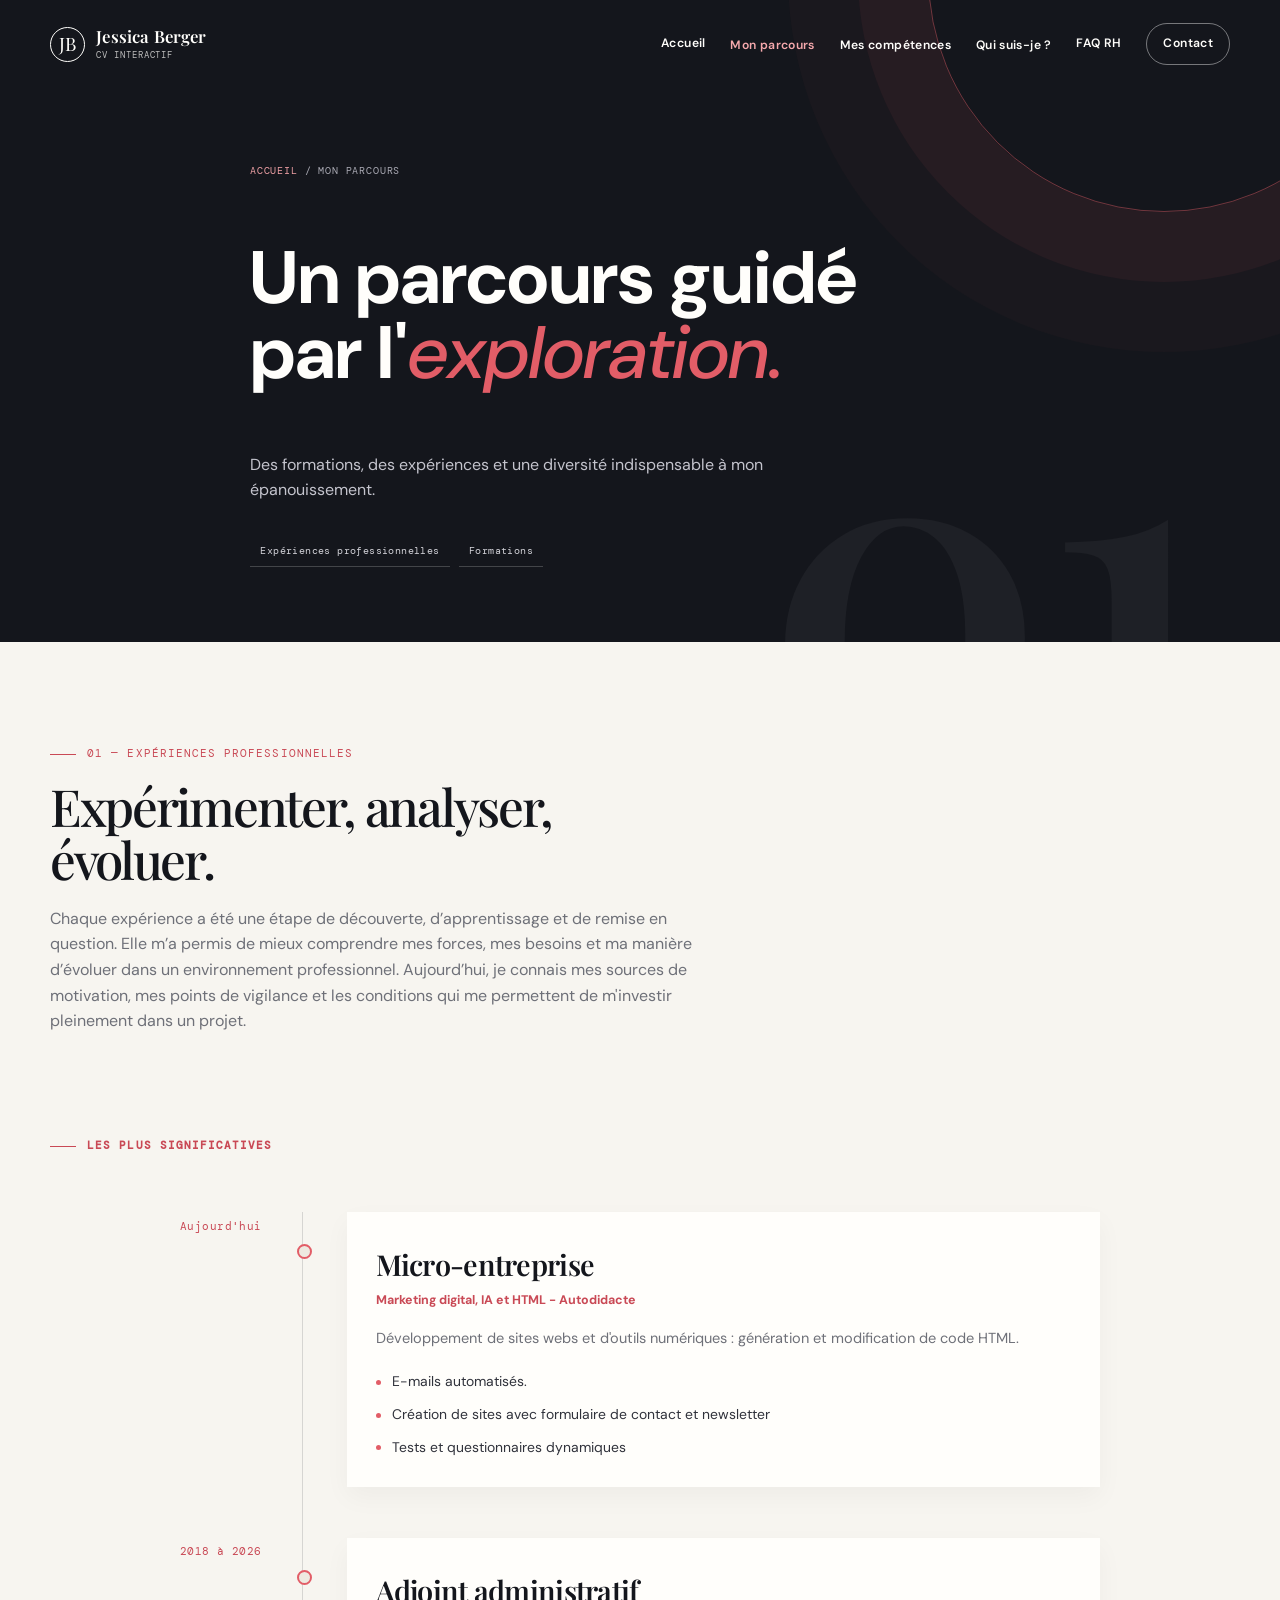
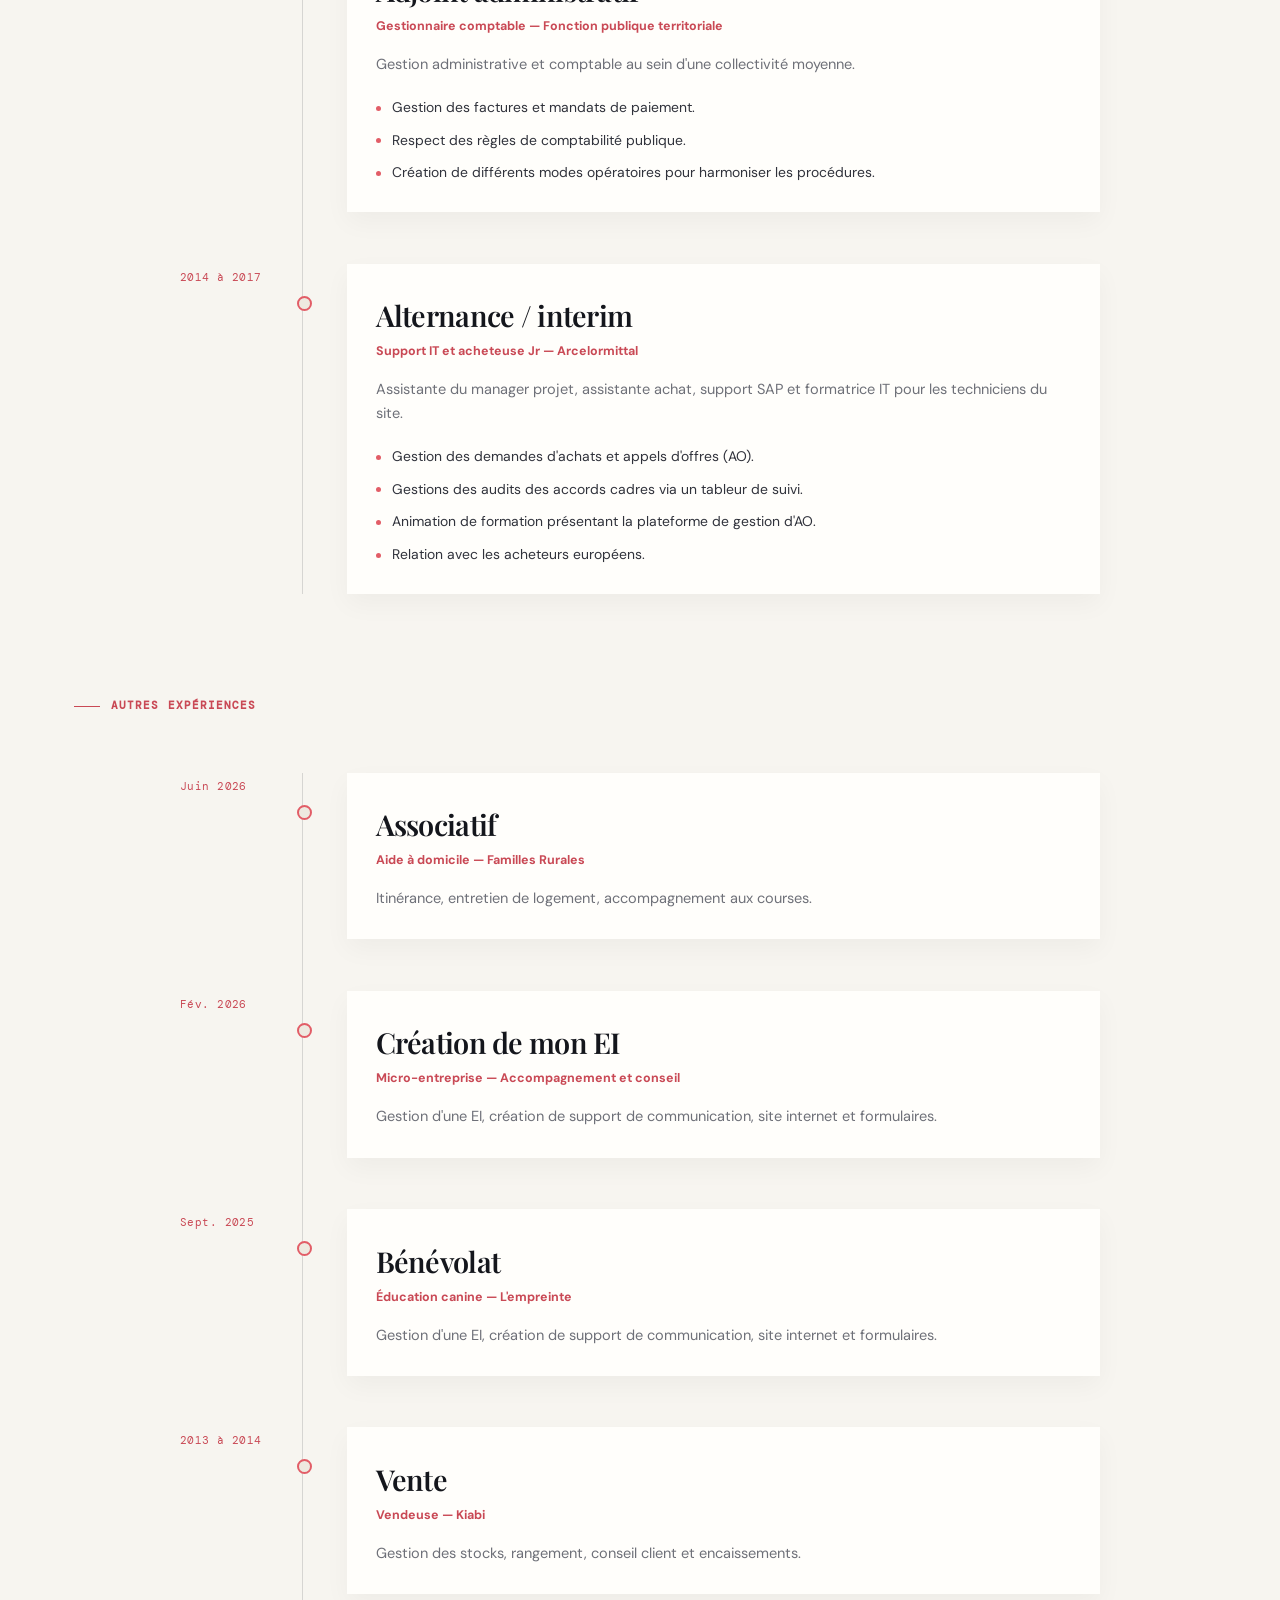
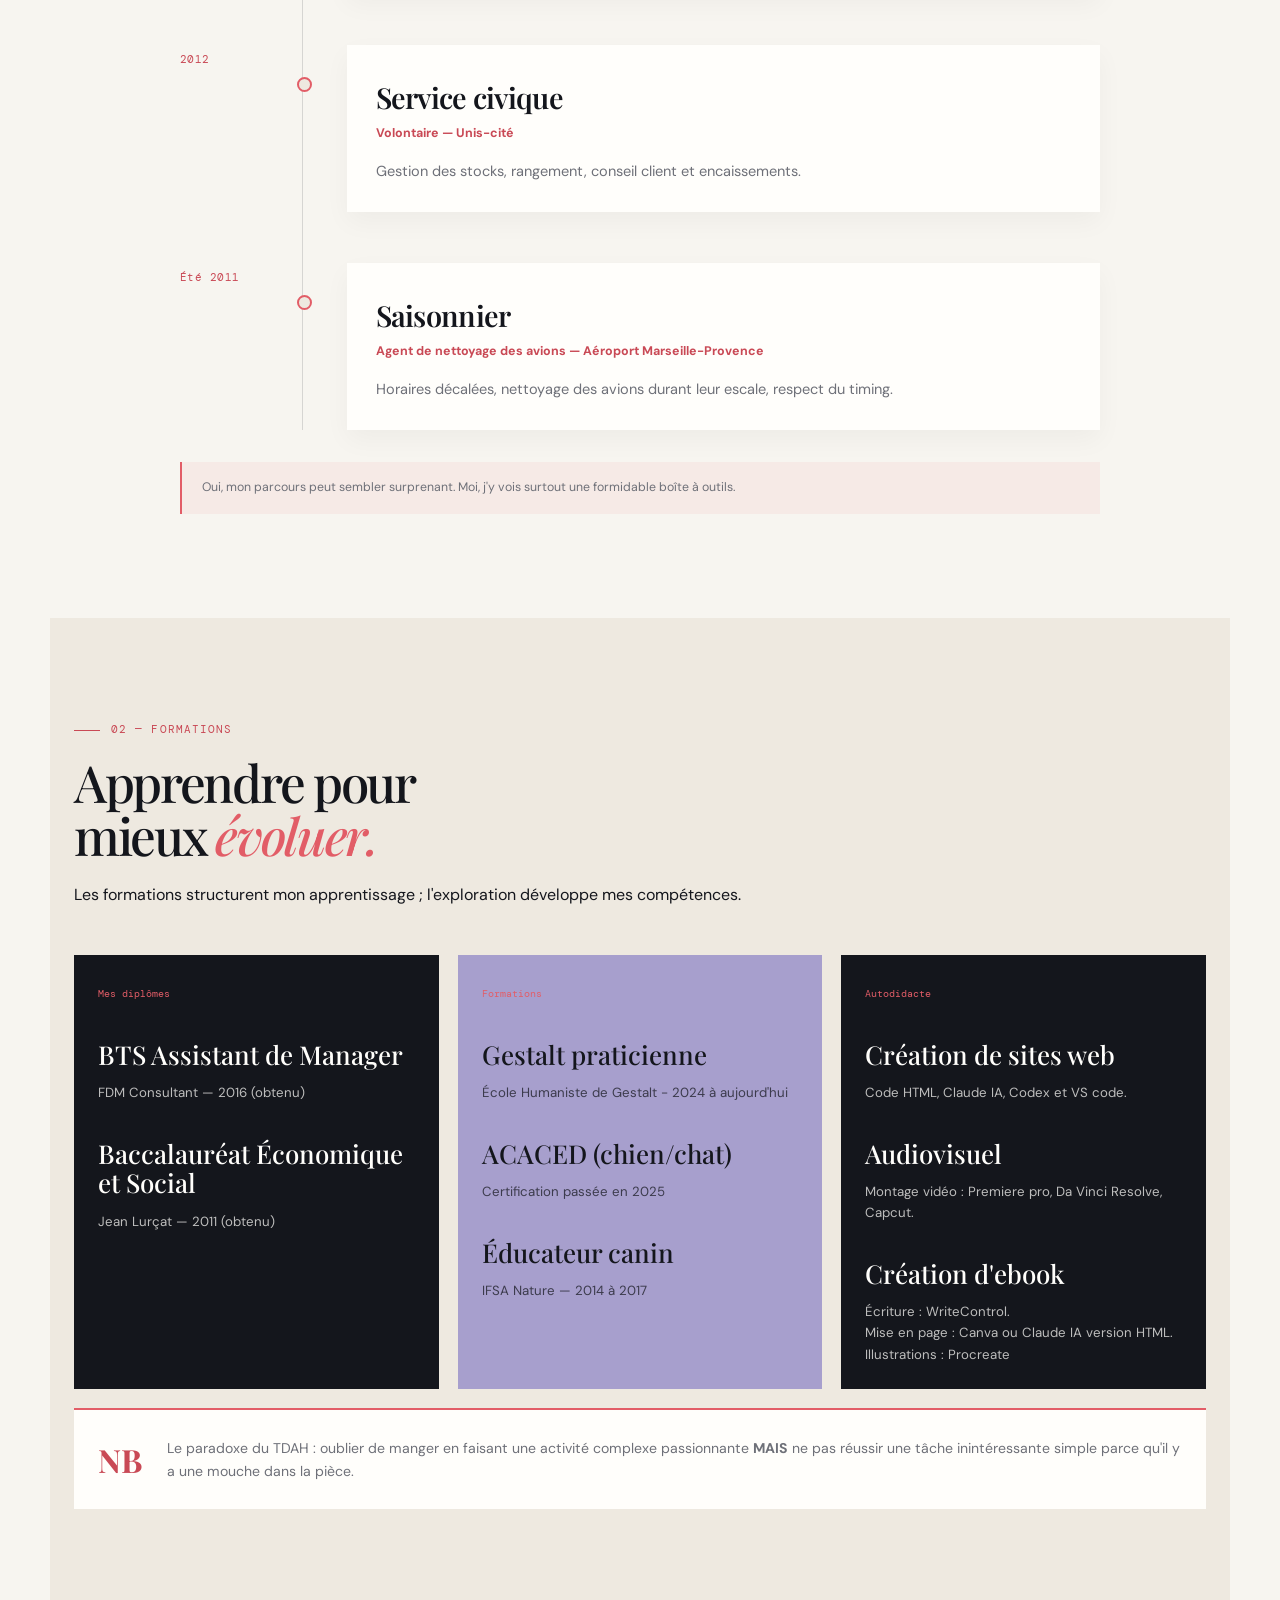
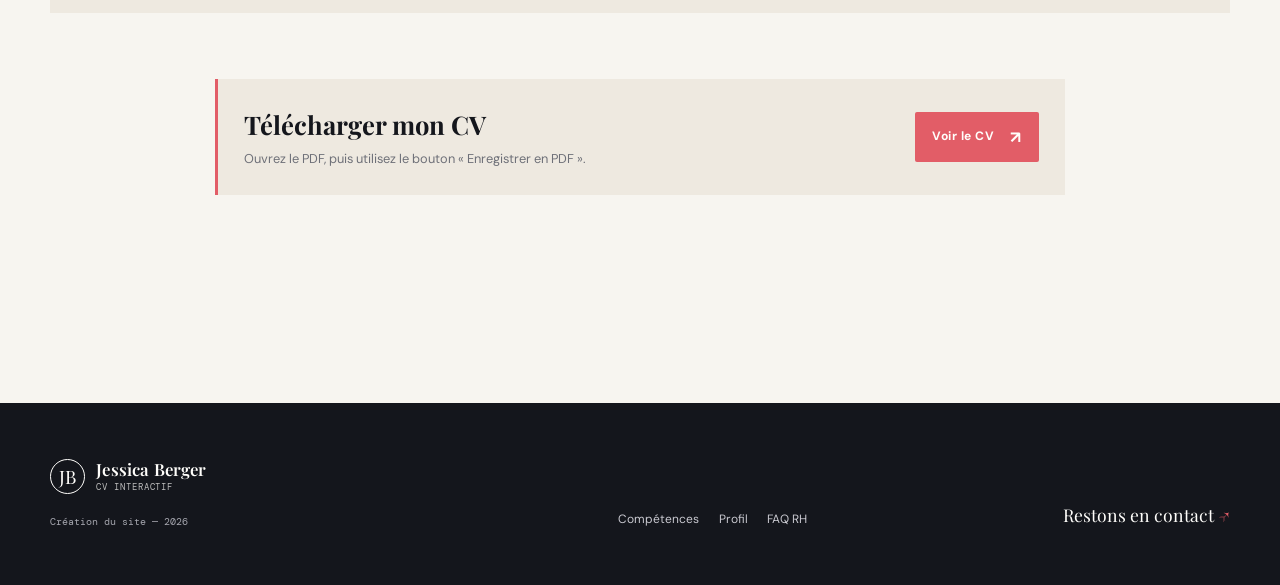
<file: parcours.html>
<!DOCTYPE html>
<html lang="fr">
<head>
  <meta charset="UTF-8"><meta name="viewport" content="width=device-width, initial-scale=1.0">
  <meta name="description" content="Parcours professionnel et formations."><title>Mon parcours</title>
  <link rel="preconnect" href="https://fonts.googleapis.com"><link rel="preconnect" href="https://fonts.gstatic.com" crossorigin>
  <link href="https://fonts.googleapis.com/css2?family=DM+Mono&family=DM+Sans:opsz,wght@9..40,400;9..40,500;9..40,600;9..40,700&family=Playfair+Display:ital,wght@0,500;0,600;0,700;1,600&display=swap" rel="stylesheet">
  <link rel="stylesheet" href="styles.css"><script defer src="script.js"></script>
</head>
<body data-page="parcours">
  <header class="site-header"><nav class="nav container" aria-label="Navigation principale">
    <a class="brand" href="index.html"><span class="brand-mark">JB</span><span><strong>Jessica Berger</strong><small>CV interactif</small></span></a><button class="nav-toggle" type="button" aria-label="Ouvrir le menu" aria-expanded="false"><span></span><span></span></button>
    <div class="nav-menu" data-nav-menu><a class="nav-link" data-nav="accueil" href="index.html">Accueil</a><div class="nav-group"><a class="nav-link" data-nav="parcours" href="parcours.html">Mon parcours</a><div class="nav-dropdown"><a href="#experiences">Expériences professionnelles</a><a href="#formations">Formations</a></div></div><div class="nav-group"><a class="nav-link" data-nav="competences" href="competences.html">Mes compétences</a><div class="nav-dropdown"><a href="competences.html#professionnelles">Professionnelles</a><a href="competences.html#techniques">Techniques</a><a href="competences.html#autodidacte">Autodidacte</a></div></div><div class="nav-group"><a class="nav-link" data-nav="profil" href="profil.html">Qui suis-je ?</a><div class="nav-dropdown"><a href="profil.html#qualites">Qualités</a><a href="profil.html#amelioration">Axes d'amélioration</a><a href="profil.html#methode">Mon environnement idéal</a></div></div><a class="nav-link" data-nav="faq" href="faq.html">FAQ RH</a><a class="nav-contact" data-nav="contact" href="contact.html">Contact</a></div>
  </nav></header>
  <main>
    <section class="page-hero" data-index="01"><div class="container page-hero-inner"><p class="breadcrumb"><a href="index.html">Accueil</a> / Mon parcours</p><h1>Un parcours guidé<br>par l'<em>exploration.</em></h1>
      <p>Des formations, des expériences et une diversité indispensable à mon épanouissement. </p>
      <nav class="subnav" aria-label="Sous-navigation">
        <a href="#experiences">Expériences professionnelles</a>
        <a href="#formations">Formations</a></nav></div></section>
    <section class="page-section" id="experiences"><div class="container"><p class="section-overline">01 — Expériences professionnelles</p>
      <h2 class="section-title">Expérimenter, analyser,<br> évoluer.</h2>
      <p class="section-description">Chaque expérience a été une étape de découverte, d’apprentissage et de remise en question. 
        Elle m’a permis de mieux comprendre mes forces, mes besoins et ma manière d’évoluer dans un environnement professionnel. 
        Aujourd’hui, je connais mes sources de motivation, mes points de vigilance et les conditions qui me permettent de m'investir pleinement dans un projet.
</p></div>
<section class="page-section" id="experiences"><div class="container"><p class="section-overline"><strong>Les plus significatives</strong></p>
      
      <div class="timeline">
                
        <article class="timeline-entry"><div class="timeline-date">Aujourd'hui</div><div class="timeline-content"><h3>Micro-entreprise</h3>
          <p class="role">Marketing digital, IA et HTML - Autodidacte</p>
          <p>Développement de sites webs et d'outils numériques : génération et modification de code HTML.</p>
          <ul class="detail-list">
            <li>E-mails automatisés.</li>
            <li>Création de sites avec formulaire de contact et newsletter</li>
            <li>Tests et questionnaires dynamiques</li>
          </ul></div></article>
        <article class="timeline-entry"><div class="timeline-date">2018 à 2026</div><div class="timeline-content"><h3>Adjoint administratif</h3><p class="role">Gestionnaire comptable — Fonction publique territoriale</p>
          <p>Gestion administrative et comptable au sein d'une collectivité moyenne.</p>
          <ul class="detail-list">
            <li>Gestion des factures et mandats de paiement.</li>
            <li>Respect des règles de comptabilité publique.</li>
            <li>Création de différents modes opératoires pour harmoniser les procédures.</li>
          </ul></div></article>
           <article class="timeline-entry"><div class="timeline-date">2014 à 2017</div><div class="timeline-content"><h3>Alternance / interim</h3>
            <p class="role">Support IT et acheteuse Jr — Arcelormittal</p>
          <p>Assistante du manager projet, assistante achat, support SAP et formatrice IT pour les techniciens du site.</p>
          <ul class="detail-list">
            <li>Gestion des demandes d'achats et appels d'offres (AO).</li>
            <li>Gestions des audits des accords cadres via un tableur de suivi.</li>
            <li>Animation de formation présentant la plateforme de gestion d'AO.</li>
            <li>Relation avec les acheteurs européens.</li>
          </ul></div></article>
      </div>
      <section class="page-section" id="experiences"><div class="container"><p class="section-overline"><strong>Autres expériences</strong></p>
        <div class="timeline"> 
        <article class="timeline-entry"><div class="timeline-date">Juin 2026</div>
            <div class="timeline-content"><h3>Associatif</h3>
            <p class="role">Aide à domicile — Familles Rurales</p>
          <p>Itinérance, entretien de logement, accompagnement aux courses.</p>
          </div></article>
          <article class="timeline-entry"><div class="timeline-date">Fév. 2026</div>
            <div class="timeline-content"><h3>Création de mon EI</h3>
            <p class="role">Micro-entreprise — Accompagnement et conseil</p>
          <p>Gestion d'une EI, création de support de communication, site internet et formulaires.</p>
          </div></article>
          <article class="timeline-entry"><div class="timeline-date">Sept. 2025</div>
            <div class="timeline-content"><h3>Bénévolat</h3>
            <p class="role">Éducation canine — L'empreinte</p>
          <p>Gestion d'une EI, création de support de communication, site internet et formulaires.</p>
          </div></article>    
          <article class="timeline-entry"><div class="timeline-date">2013 à 2014</div>
            <div class="timeline-content"><h3>Vente</h3>
            <p class="role">Vendeuse — Kiabi</p>
          <p>Gestion des stocks, rangement, conseil client et encaissements.</p>
          </div></article> 
            <article class="timeline-entry"><div class="timeline-date">2012</div>
            <div class="timeline-content"><h3>Service civique</h3>
            <p class="role">Volontaire — Unis-cité</p>
          <p>Gestion des stocks, rangement, conseil client et encaissements.</p>
          </div></article>
        <article class="timeline-entry"><div class="timeline-date">Été 2011</div>
            <div class="timeline-content"><h3>Saisonnier</h3>
            <p class="role">Agent de nettoyage des avions — Aéroport Marseille-Provence</p>
          <p>Horaires décalées, nettoyage des avions durant leur escale, respect du timing.</p>
          </div></article></div>
      <p class="placeholder-note">Oui, mon parcours peut sembler surprenant. Moi, j'y vois surtout une formidable boîte à outils.</p>
    </section>


    <section class="page-section page-section-sand" id="formations"><div class="container">
      <p class="section-overline">02 — Formations</p><h2 class="section-title">Apprendre pour<br>mieux <em>évoluer.</em></h2>
      <p class="section-description"></p>Les formations structurent mon apprentissage ; 
      l'exploration développe mes compétences.
        <div class="formation-grid">
          <article class="formation-card"><span>Mes diplômes</span>
            <h3>BTS Assistant de Manager</h3>
            <p>FDM Consultant — 2016 (obtenu)</p>
          <h3>Baccalauréat Économique et Social</h3>
            <p>Jean Lurçat — 2011 (obtenu)</p></article>

           <article class="formation-card"><span>Formations</span>
            <h3>Gestalt praticienne</h3>
            <p>École Humaniste de Gestalt - 2024 à aujourd'hui</p>
            <h3>ACACED (chien/chat)</h3>
            <p>Certification passée en 2025</p>
             <h3>Éducateur canin</h3>
            <p>IFSA Nature — 2014 à 2017</p>
          </article>

            <article class="formation-card"><span>Autodidacte</span>
              <h3>Création de sites web</h3>
              <p>Code HTML, Claude IA, Codex et VS code.</p>
               <h3>Audiovisuel</h3>
               <p>Montage vidéo : Premiere pro, Da Vinci Resolve, Capcut.</p>
               <h3>Création d'ebook</h3>
               <p>Écriture : WriteControl.</p>
               <p>Mise en page : Canva ou Claude IA version HTML.</p>
               <p>Illustrations : Procreate</p>

            </article>

            </div><div class="learning-banner"><strong>NB</strong>
              <p>Le paradoxe du TDAH : oublier de manger en faisant une activité complexe passionnante <b>MAIS</b> ne pas réussir une tâche inintéressante simple parce qu'il y a une mouche dans la pièce.</p></div></div></section>
 <p class="contact-status" data-contact-status aria-live="polite"></p></form></div></div>
                        <div class="cv-box"><div><h3>Télécharger mon CV</h3>
                          <p>Ouvrez le PDF, puis utilisez le bouton « Enregistrer en PDF ».</p></div>
                          <a class="button button-primary" href="cv-JB.html" target="_blank">Voir le CV <span>↗</span></a></div></div>
            </main>
  
  <footer class="site-footer"><div class="container footer-grid"><div><a class="brand brand-footer" href="index.html">
    <span class="brand-mark">JB</span><span><strong>Jessica Berger</strong><small>CV interactif</small></span></a>
    <p>Création du site — 2026</p></div><div class="footer-links"><a href="competences.html">Compétences</a>
      <a href="profil.html">Profil</a><a href="faq.html">FAQ RH</a></div>
      <a class="footer-contact" href="contact.html">Restons en contact <span>↗</span></a></div></footer>
</body></html>
</file>
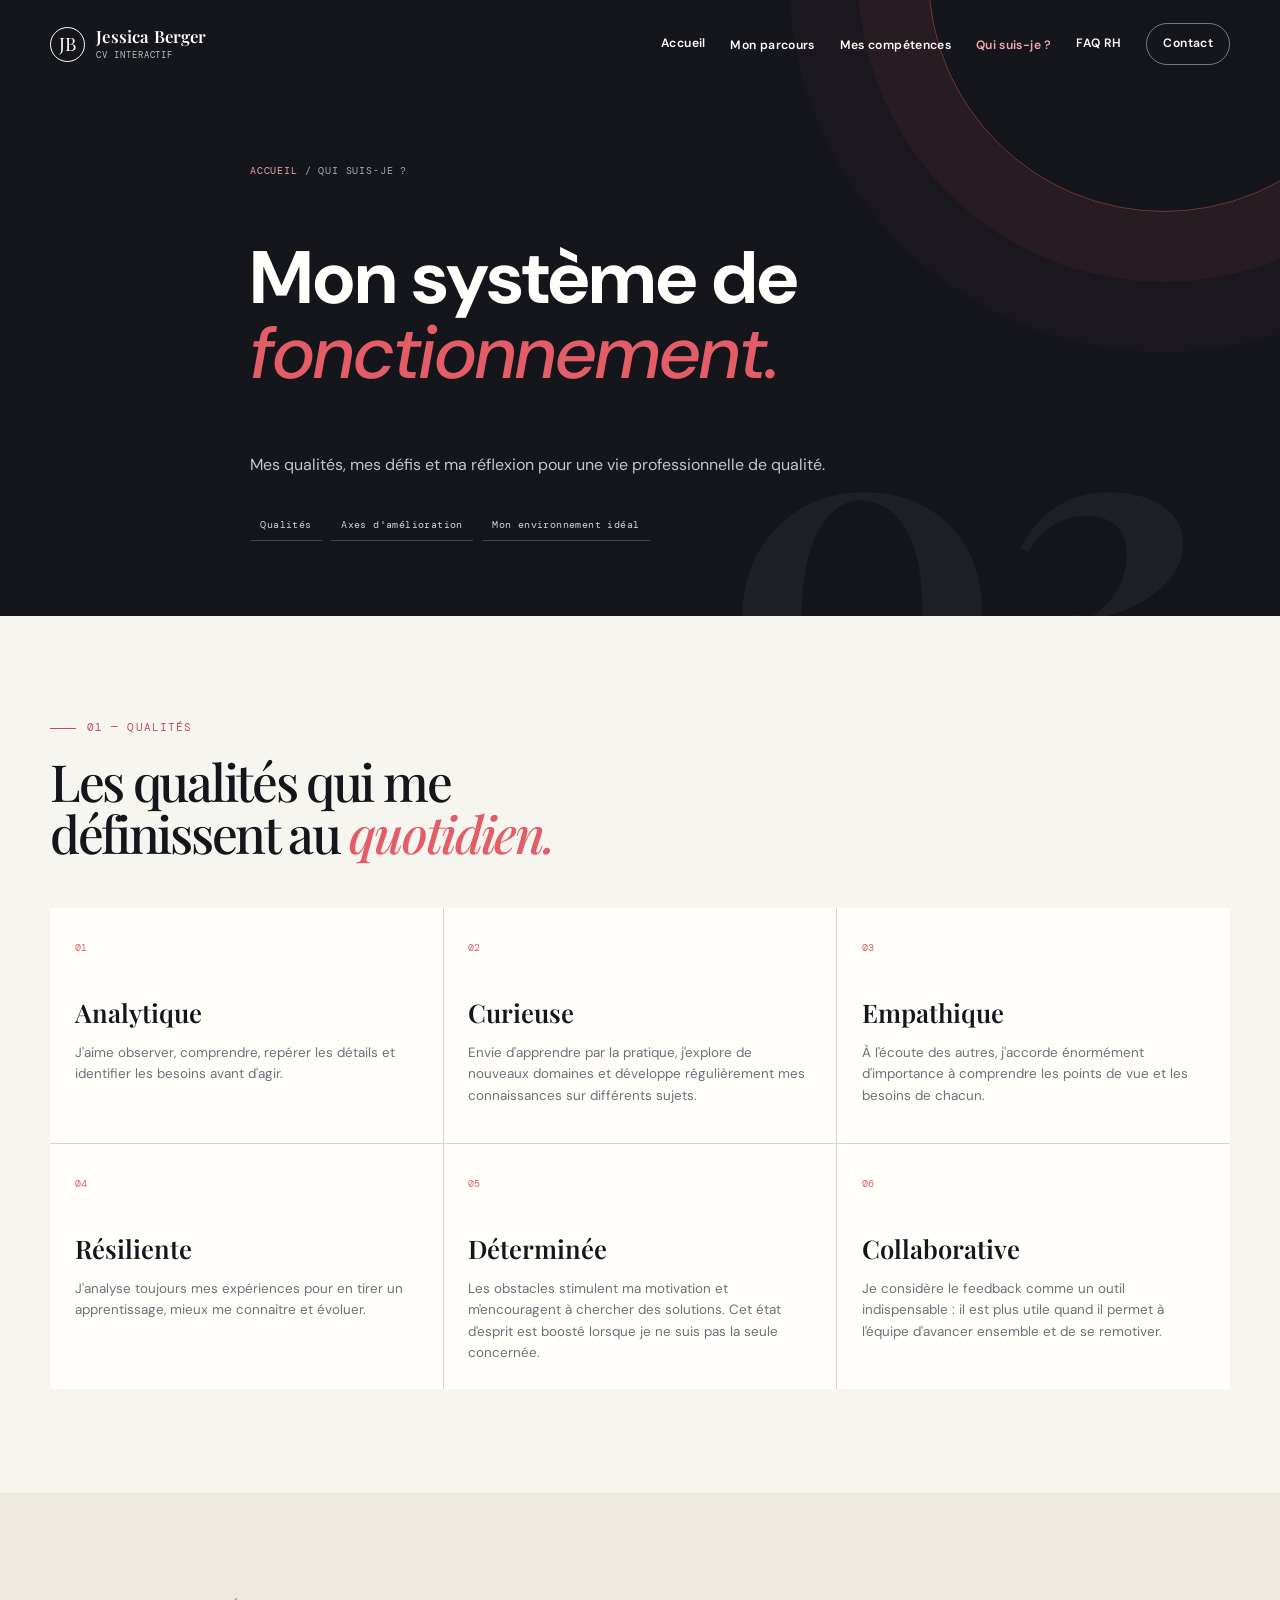
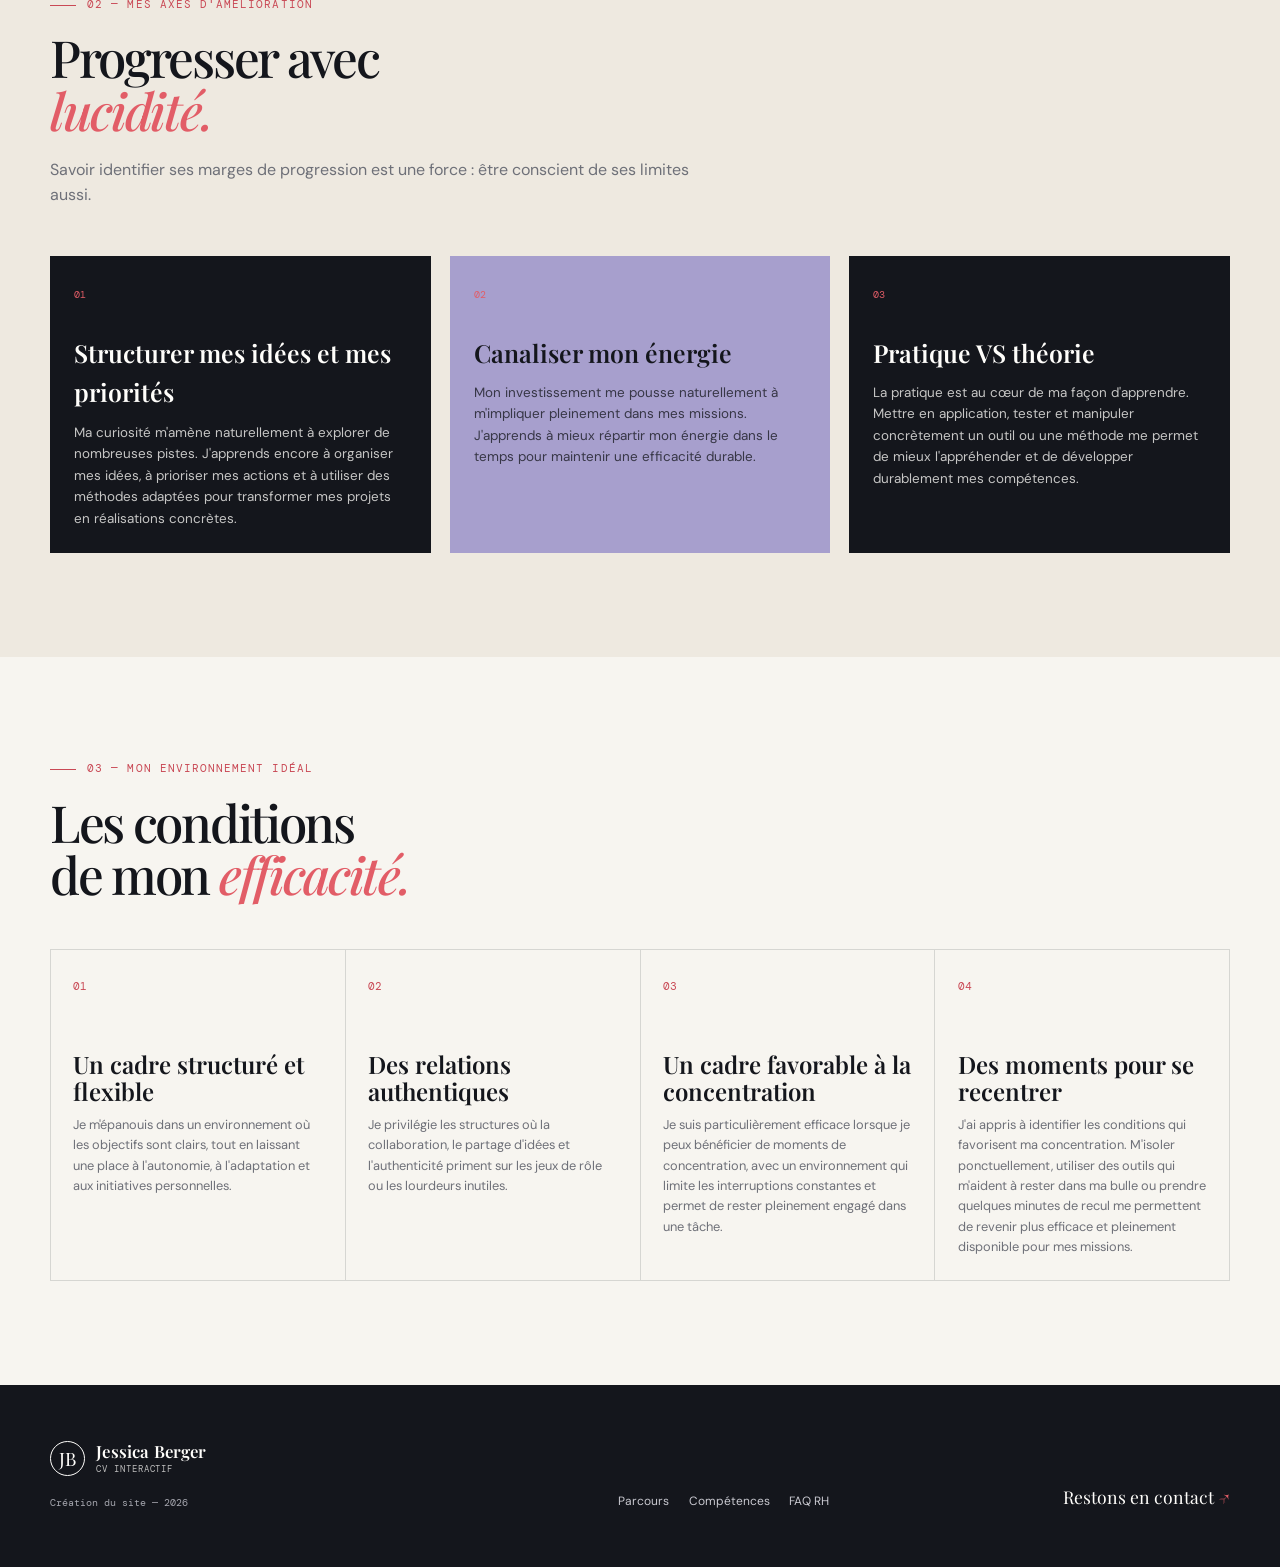
<file: profil.html>
<!DOCTYPE html>
<html lang="fr">
<head><meta charset="UTF-8"><meta name="viewport" content="width=device-width, initial-scale=1.0">
  <meta name="description" content="Profil, qualités, axes d'amélioration et environnement idéal.">
  <title>Qui suis-je ?</title><link rel="preconnect" href="https://fonts.googleapis.com">
  <link rel="preconnect" href="https://fonts.gstatic.com" crossorigin>
  <link href="https://fonts.googleapis.com/css2?family=DM+Mono&family=DM+Sans:opsz,wght@9..40,400;9..40,500;9..40,600;9..40,700&family=Playfair+Display:ital,wght@0,500;0,600;0,700;1,600&display=swap" rel="stylesheet">
  <link rel="stylesheet" href="styles.css"><script defer src="script.js"></script></head>
<body data-page="profil">
  <header class="site-header"><nav class="nav container" aria-label="Navigation principale">
    <a class="brand" href="index.html"><span class="brand-mark">JB</span><span><strong>Jessica Berger</strong><small>CV interactif</small></span></a>
    <button class="nav-toggle" type="button" aria-label="Ouvrir le menu" aria-expanded="false"><span></span><span></span></button>
    <div class="nav-menu" data-nav-menu><a class="nav-link" data-nav="accueil" href="index.html">Accueil</a>
      <div class="nav-group"><a class="nav-link" data-nav="parcours" href="parcours.html">Mon parcours</a>
        <div class="nav-dropdown"><a href="parcours.html#experiences">Expériences professionnelles</a>
          <a href="parcours.html#formations">Formations</a></div></div>
          <div class="nav-group"><a class="nav-link" data-nav="competences" href="competences.html">Mes compétences</a>
            <div class="nav-dropdown"><a href="competences.html#professionnelles">Professionnelles</a>
              <a href="competences.html#techniques">Techniques</a><a href="competences.html#autodidacte">Autodidacte</a></div></div>
              <div class="nav-group"><a class="nav-link" data-nav="profil" href="profil.html">Qui suis-je ?</a><div class="nav-dropdown">
                <a href="#qualites">Qualités</a><a href="#amelioration">Axes d'amélioration</a><a href="#methode">Mon environnement idéal</a></div></div>
                <a class="nav-link" data-nav="faq" href="faq.html">FAQ RH</a><a class="nav-contact" data-nav="contact" href="contact.html">Contact</a></div></nav></header>
  <main>
    <section class="page-hero" data-index="03"><div class="container page-hero-inner">
      <p class="breadcrumb"><a href="index.html">Accueil</a> / Qui suis-je ?</p>
      <h1>Mon système de <em>fonctionnement.</em></h1>
      <p>Mes qualités, mes défis et ma réflexion pour une vie professionnelle de qualité.</p>
      <nav class="subnav" aria-label="Sous-navigation">
        <a href="#qualites">Qualités</a>
        <a href="#amelioration">Axes d'amélioration</a>
        <a href="#methode">Mon environnement idéal</a></nav></div></section>
    <section class="page-section" id="qualites">
      <div class="container"><p class="section-overline">01 — Qualités</p>
        <h2 class="section-title">Les qualités qui me<br>définissent au <em>quotidien.</em></h2>
        <div class="quality-grid"><article class="quality-card">
          <span class="quality-number">01</span>
          <h3>Analytique</h3>
          <p>J'aime observer, comprendre, repérer les détails et identifier les besoins avant d'agir.</p>
          </article><article class="quality-card">
            <span class="quality-number">02</span>
            <h3>Curieuse</h3>
            <p>Envie d'apprendre par la pratique, j'explore de nouveaux domaines et développe 
              régulièrement mes connaissances sur différents sujets.</p></article>
              <article class="quality-card">
                <span class="quality-number">03</span>
                <h3>Empathique</h3>
                <p>À l'écoute des autres, j'accorde énormément d'importance à comprendre 
                  les points de vue et les besoins de chacun.</p></article><article class="quality-card">
                    <span class="quality-number">04</span>
                    <h3>Résiliente</h3>
                    <p>J'analyse toujours mes expériences pour en tirer un apprentissage, mieux me connaitre et évoluer.</p></article>
                      <article class="quality-card">
                        <span class="quality-number">05</span>
                        <h3>Déterminée</h3>
                        <p>Les obstacles stimulent ma motivation et m'encouragent à chercher des solutions. 
                          Cet état d'esprit est boosté lorsque je ne suis pas la seule concernée.</p></article>
                          <article class="quality-card">
                            <span class="quality-number">06</span>
                            <h3>Collaborative</h3>
                            <p>Je considère le feedback comme un outil indispensable : il est plus utile quand il permet à 
                              l'équipe d'avancer ensemble et de se remotiver.</p></article></div></div></section>

    <section class="page-section page-section-sand" id="amelioration">
      <div class="container">
      <p class="section-overline">02 — Mes axes d'amélioration</p>
      <h2 class="section-title">Progresser avec<br><em>lucidité.</em></h2>
      <p class="section-description">Savoir identifier ses marges de progression est une force : 
        être conscient de ses limites aussi.</p>
        <div class="growth-grid">
          <article class="growth-card"><span>01</span>
            <h3>Structurer mes idées et mes priorités</h3>
            <p>Ma curiosité m'amène naturellement à explorer de nombreuses pistes. 
              J'apprends encore à organiser mes idées, à prioriser mes actions et à utiliser 
              des méthodes adaptées pour transformer mes projets en réalisations concrètes.</p></article>
              <article class="growth-card">
                <span>02</span><h3>Canaliser mon énergie</h3>
                <p>Mon investissement me pousse naturellement à m'impliquer pleinement dans mes missions. 
                  J'apprends à mieux répartir mon énergie dans le temps pour maintenir une efficacité durable.</p></article>
                  <article class="growth-card"><span>03</span>
                    <h3>Pratique VS théorie</h3>
                    <p>La pratique est au cœur de ma façon d'apprendre. 
                      Mettre en application, tester et manipuler concrètement un outil 
                      ou une méthode me permet de mieux l'appréhender et de développer 
                      durablement mes compétences.</p></article></div></div></section>
    
      <section class="page-section" id="methode"><div class="container">
      <p class="section-overline">03 — Mon environnement idéal</p>
      <h2 class="section-title">Les conditions<br>de mon <em>efficacité.</em></h2>
    
      <div class="method-steps"><article class="method-step">
               <span>01</span><h3>Un cadre structuré et flexible</h3>
        <p>Je m'épanouis dans un environnement où les objectifs sont clairs, tout en laissant une place à l'autonomie, 
          à l'adaptation et aux initiatives personnelles.</p></article>
          <article class="method-step"><span>02</span><h3>Des relations authentiques</h3>
            <p>Je privilégie les structures où la collaboration, le partage d'idées et l'authenticité 
             priment sur les jeux de rôle ou les lourdeurs inutiles.</p></article>

          <article class="method-step">
                <span>03</span><h3>Un cadre favorable à la concentration</h3>
                <p>Je suis particulièrement efficace lorsque je peux bénéficier de moments de concentration, 
                  avec un environnement qui limite les interruptions constantes et permet de rester 
                  pleinement engagé dans une tâche.</p></article>
          <article class="method-step">
                 <span>04</span><h3>Des moments pour se recentrer</h3>
                 <p>J'ai appris à identifier les conditions qui favorisent ma concentration. 
                  M'isoler ponctuellement, utiliser des outils qui m'aident à rester dans ma bulle ou 
                  prendre quelques minutes de recul me 
                  permettent de revenir plus efficace et pleinement disponible pour mes missions.</p></article></div></div></section>
  </main>
  <footer class="site-footer">
    <div class="container footer-grid"><div>
      <a class="brand brand-footer" href="index.html">
        <span class="brand-mark">JB</span><span><strong>Jessica Berger</strong>
          <small>CV interactif</small></span></a>
          <p>Création du site — 2026</p></div>
          <div class="footer-links"><a href="parcours.html">Parcours</a>
            <a href="competences.html">Compétences</a>
            <a href="faq.html">FAQ RH</a></div>
            <a class="footer-contact" href="contact.html">Restons en contact <span>↗</span></a></div></footer>
</body></html>
</file>
<file: styles.css>
:root {
  --ink: #14161c;
  --ink-soft: #30323b;
  --paper: #f7f5f0;
  --sand: #eee9e0;
  --white: #fffefb;
  --coral: #e25d67;
  --coral-dark: #c94955;
  --lavender: #a79fcd;
  --mist: #dfe4eb;
  --muted: #6e7078;
  --line: rgba(20, 22, 28, .14);
  --font-body: "DM Sans", Arial, sans-serif;
  --font-display: "Playfair Display", Georgia, serif;
  --font-mono: "DM Mono", monospace;
  --container: 1180px;
}

* { box-sizing: border-box; }
html { scroll-behavior: smooth; }
body { margin: 0; background: var(--paper); color: var(--ink); font-family: var(--font-body); line-height: 1.6; }
body.menu-open { overflow: hidden; }
a { color: inherit; }
img { display: block; max-width: 100%; }
.container { width: min(calc(100% - 3rem), var(--container)); margin: 0 auto; }

.site-header { position: absolute; top: 0; z-index: 20; width: 100%; color: var(--white); }
.nav { min-height: 88px; display: flex; align-items: center; justify-content: space-between; gap: 2rem; }
.brand { display: inline-flex; align-items: center; gap: .7rem; text-decoration: none; line-height: 1; }
.brand-mark { display: grid; place-items: center; width: 35px; height: 35px; border: 1px solid currentColor; border-radius: 50%; font-family: var(--font-display); font-size: 1.15rem; }
.brand strong { display: block; font-family: var(--font-display); font-size: 1.05rem; font-weight: 600; letter-spacing: .01em; }
.brand small { display: block; margin-top: .35rem; font-family: var(--font-mono); font-size: .58rem; letter-spacing: .1em; text-transform: uppercase; opacity: .72; }
.nav-menu { display: flex; align-items: center; gap: 1.55rem; }
.nav-link, .nav-contact { text-decoration: none; font-size: .76rem; font-weight: 600; letter-spacing: .03em; transition: color .2s ease; }
.nav-link:hover, .nav-link.active { color: #f6a9ad; }
.nav-contact { padding: .62rem 1rem; border: 1px solid rgba(255,255,255,.42); border-radius: 2rem; }
.nav-contact:hover { background: var(--white); color: var(--ink); }
.nav-group { position: relative; }
.nav-dropdown { position: absolute; top: calc(100% + 1rem); left: -.9rem; min-width: 230px; padding: .65rem; display: grid; gap: .15rem; opacity: 0; visibility: hidden; transform: translateY(-5px); background: var(--white); color: var(--ink); box-shadow: 0 18px 38px rgba(20,22,28,.18); transition: .2s ease; }
.nav-group:hover .nav-dropdown, .nav-group:focus-within .nav-dropdown { visibility: visible; opacity: 1; transform: translateY(0); }
.nav-dropdown a { padding: .56rem .7rem; text-decoration: none; font-size: .77rem; border-radius: 3px; }
.nav-dropdown a:hover { color: var(--coral-dark); background: var(--sand); }
.nav-toggle { display: none; border: 0; background: none; color: inherit; cursor: pointer; }

.hero { position: relative; overflow: hidden; min-height: 760px; color: var(--white); background: var(--ink); }
.hero::before { content: ""; position: absolute; width: 52vw; height: 52vw; min-width: 560px; min-height: 560px; right: -14vw; top: -20vw; border: 1px solid rgba(255,255,255,.15); border-radius: 50%; }
.hero::after { content: ""; position: absolute; inset: 0; background: radial-gradient(circle at 84% 37%, rgba(226,93,103,.46), transparent 25%), radial-gradient(circle at 35% 97%, rgba(167,159,205,.24), transparent 26%); pointer-events: none; }
.hero-layout { position: relative; z-index: 1; display: grid; grid-template-columns: 1.12fr .88fr; gap: 3rem; align-items: center; min-height: 760px; padding: 8rem 0 4.5rem; }
.eyebrow { display: flex; align-items: center; gap: .65rem; margin: 0 0 1.35rem; color: #f5b4b8; font-family: var(--font-mono); font-size: .66rem; letter-spacing: .1em; text-transform: uppercase; }
.eyebrow > span { width: 7px; height: 7px; border-radius: 50%; background: var(--coral); box-shadow: 0 0 0 5px rgba(226,93,103,.16); }
.eyebrow-dark { color: var(--coral-dark); }
.hero h1, h2 { margin: 0; font-family: var(--font-display); font-size: clamp(3rem, 5vw, 5.2rem); font-weight: 500; letter-spacing: -.045em; line-height: 1.03; }
h2 { font-size: clamp(2.5rem, 4vw, 4rem); }
h1 em, h2 em { color: var(--coral); font-weight: 500; }
.hero-lead { max-width: 610px; margin: 1.8rem 0 0; color: #d3d3da; font-size: 1.03rem; }
.hero-lead strong { color: var(--white); font-weight: 600; }
.button-row { display: flex; flex-wrap: wrap; gap: .8rem; margin-top: 2.25rem; }
.button { display: inline-flex; align-items: center; justify-content: center; gap: 1rem; min-height: 49px; padding: .75rem 1.1rem; text-decoration: none; border-radius: 2px; font-size: .76rem; font-weight: 700; letter-spacing: .04em; transition: transform .2s, background .2s, color .2s, border-color .2s; }
.button:hover { transform: translateY(-3px); }
.button span { font-size: 1.05rem; }
.button-primary { color: var(--white); background: var(--coral); }
.button-primary:hover { background: var(--coral-dark); }
.button-ghost { color: var(--white); border: 1px solid rgba(255,255,255,.35); }
.button-ghost:hover { color: var(--ink); background: var(--white); }
.button-light { color: var(--ink); background: var(--white); }
.button-light:hover { background: var(--sand); }
.hero-portrait { position: relative; width: min(100%, 390px); justify-self: end; }
.portrait-frame { aspect-ratio: .83; overflow: hidden; background: var(--lavender); }
.portrait-frame::after { content: ""; position: absolute; inset: 13px -13px -13px 13px; border: 1px solid rgba(255,255,255,.42); pointer-events: none; }
.portrait-frame img { width: 100%; height: 100%; object-fit: cover; filter: saturate(.9) contrast(1.03); }
.portrait-note { position: absolute; z-index: 2; display: flex; align-items: center; gap: .55rem; padding: .65rem .8rem; background: var(--white); color: var(--ink); font-family: var(--font-mono); font-size: .62rem; letter-spacing: .04em; text-transform: uppercase; box-shadow: 0 8px 30px rgba(0,0,0,.2); }
.portrait-note span { color: var(--coral); font-size: .7rem; }
.note-top { top: 14%; left: -24%; }
.note-bottom { right: -17%; bottom: 13%; }
.hero-signal { position: absolute; z-index: 2; bottom: 2rem; left: max(1.5rem, calc((100vw - var(--container))/2)); color: rgba(255,255,255,.57); font-family: var(--font-mono); font-size: .62rem; letter-spacing: .08em; text-transform: uppercase; }
.hero-signal span { display: inline-block; margin-left: .35rem; color: var(--coral); font-size: 1.1rem; }

.section { padding: 7.3rem 0; }
.intro-section { background: var(--white); }
.intro-grid { display: grid; grid-template-columns: 1fr 1fr; gap: 4rem; align-items: end; }
.intro-text { max-width: 470px; }
.intro-text p, .focus-layout p { margin: 0; color: var(--muted); font-size: 1rem; }
.text-link { display: inline-flex; gap: .65rem; margin-top: 1.5rem; color: var(--coral-dark); font-weight: 700; font-size: .84rem; text-decoration: none; }
.text-link span { font-size: 1.1rem; }
.stats-grid { display: grid; grid-template-columns: repeat(4, 1fr); margin-top: 5rem; border-top: 1px solid var(--line); }
.stat { min-height: 144px; padding: 1.55rem 1.25rem 1rem 0; border-right: 1px solid var(--line); }
.stat + .stat { padding-left: 1.45rem; }
.stat:last-child { border-right: 0; }
.stat strong { display: block; color: var(--coral-dark); font-family: var(--font-display); font-size: 2.1rem; font-weight: 600; line-height: 1; }
.stat span { display: block; max-width: 150px; margin-top: .65rem; color: var(--muted); font-size: .78rem; line-height: 1.45; }
.section-sand { background: var(--sand); }
.section-heading { margin-bottom: 3rem; }
.route-grid { display: grid; grid-template-columns: repeat(2, 1fr); gap: 1.25rem; }
.route-card { position: relative; display: flex; min-height: 265px; padding: 1.7rem; background: var(--white); color: var(--ink); text-decoration: none; overflow: hidden; transition: transform .25s, background .25s, color .25s; }
.route-card::after { content: ""; position: absolute; right: -35px; bottom: -35px; width: 130px; height: 130px; border: 1px solid rgba(20,22,28,.1); border-radius: 50%; }
.route-card:hover { transform: translateY(-5px); background: var(--ink); color: var(--white); }
.route-card-large { grid-row: span 2; min-height: 550px; background: var(--ink); color: var(--white); }
.route-number { position: relative; z-index: 1; color: var(--coral); font-family: var(--font-mono); font-size: .68rem; }
.route-card > div { position: relative; z-index: 1; align-self: end; max-width: 335px; }
.route-card p { margin: 0 0 .6rem; color: var(--coral); font-family: var(--font-mono); font-size: .66rem; letter-spacing: .1em; text-transform: uppercase; }
.route-card h3 { margin: 0; font-family: var(--font-display); font-size: clamp(1.7rem, 2.5vw, 2.45rem); font-weight: 500; line-height: 1.15; letter-spacing: -.03em; }
.card-arrow { display: inline-block; margin-top: 1.65rem; font-size: 1.4rem; color: var(--coral); }
.focus-section { background: var(--white); }
.focus-layout { display: grid; grid-template-columns: .65fr 1.35fr; gap: 4rem; }
.focus-label { padding-top: .45rem; font-family: var(--font-mono); font-size: .65rem; letter-spacing: .1em; text-transform: uppercase; }
.focus-label span { border-bottom: 1px solid var(--coral); padding-bottom: .45rem; }
.focus-layout h2 { max-width: 750px; }
.focus-layout p { max-width: 670px; margin-top: 1.6rem; }
.pill-row { display: flex; flex-wrap: wrap; gap: .55rem; margin-top: 2rem; }
.pill-row span { padding: .43rem .7rem; border: 1px solid var(--line); font-family: var(--font-mono); font-size: .62rem; letter-spacing: .04em; }
.cta-section { padding: 5rem 0; color: var(--white); background: var(--coral); }
.cta-layout { display: flex; justify-content: space-between; gap: 2rem; align-items: center; }
.cta-section .eyebrow { color: #ffe0df; }
.cta-section h2 { font-size: clamp(2.25rem, 3.5vw, 3.5rem); }
.site-footer { padding: 3.5rem 0; color: var(--white); background: var(--ink); }
.footer-grid { display: grid; grid-template-columns: 1.3fr 1fr auto; gap: 2rem; align-items: end; }
.brand-footer { color: var(--white); }
.site-footer p { margin: 1.2rem 0 0; color: #a5a6ae; font-family: var(--font-mono); font-size: .62rem; }
.footer-links { display: flex; flex-wrap: wrap; gap: .75rem 1.2rem; }
.footer-links a, .footer-contact { color: #c9c9d0; font-size: .75rem; text-decoration: none; }
.footer-links a:hover, .footer-contact:hover { color: var(--coral); }
.footer-contact { color: var(--white); font-family: var(--font-display); font-size: 1.1rem; }
.footer-contact span { color: var(--coral); }

/* Pages internes */
.page-hero { position: relative; overflow: hidden; min-height: 450px; padding: 10.2rem 0 4.7rem; color: var(--white); background: var(--ink); }
.page-hero::before { content: attr(data-index); position: absolute; right: 5vw; bottom: -9.5rem; color: rgba(255,255,255,.045); font-family: var(--font-display); font-size: 28rem; font-weight: 600; line-height: 1; }
.page-hero::after { content: ""; position: absolute; width: 470px; height: 470px; right: -120px; top: -260px; border: 1px solid rgba(226,93,103,.45); border-radius: 50%; box-shadow: 0 0 0 70px rgba(226,93,103,.06), 0 0 0 140px rgba(226,93,103,.03); }
.page-hero-inner { position: relative; z-index: 1; max-width: 780px; }
.breadcrumb { margin: 0 0 1.45rem; color: #aaaab4; font-family: var(--font-mono); font-size: .65rem; letter-spacing: .08em; text-transform: uppercase; }
.breadcrumb a { color: #f0a1a6; text-decoration: none; }
.page-hero h1 { font-size: clamp(3rem, 5.8vw, 5.3rem); line-height: 1 }
.page-hero p:not(.breadcrumb) { max-width: 630px; margin: 1.5rem 0 0; color: #c4c4cd; }
.subnav { position: relative; z-index: 2; display: flex; flex-wrap: wrap; gap: .55rem; margin-top: 2.1rem; }
.subnav a { padding: .42rem .65rem; color: #d3d3d9; border-bottom: 1px solid rgba(255,255,255,.2); font-family: var(--font-mono); font-size: .62rem; letter-spacing: .04em; text-decoration: none; }
.subnav a:hover { color: var(--coral); border-color: var(--coral); }
.page-section { padding: 6.5rem 0; scroll-margin-top: 2rem; }
.page-section-sand { background: var(--sand); }
.section-overline { display: flex; align-items: center; gap: .7rem; margin: 0 0 1.1rem; color: var(--coral-dark); font-family: var(--font-mono); font-size: .66rem; letter-spacing: .1em; text-transform: uppercase; }
.section-overline::before { content: ""; width: 26px; height: 1px; background: currentColor; }
.section-title { max-width: 690px; }
.section-description { max-width: 660px; margin: 1.25rem 0 0; color: var(--muted); }
.timeline { position: relative; max-width: 920px; margin: 3.6rem auto 0; }
.timeline::before { content: ""; position: absolute; left: 122px; top: 0; bottom: 0; width: 1px; background: var(--line); }
.timeline-entry { display: grid; grid-template-columns: 122px 1fr; gap: 2.8rem; padding-bottom: 3.2rem; }
.timeline-entry:last-child { padding-bottom: 0; }
.timeline-date { padding-top: .35rem; color: var(--coral-dark); font-family: var(--font-mono); font-size: .68rem; letter-spacing: .04em; }
.timeline-content { position: relative; padding: 1.8rem; background: var(--white); box-shadow: 0 10px 25px rgba(20,22,28,.04); }
.timeline-content::before { content: ""; position: absolute; left: -2.8rem; top: 2rem; width: 11px; height: 11px; border: 2px solid var(--coral); border-radius: 50%; background: var(--sand); transform: translateX(-5px); }
.timeline-content h3 { margin: 0; font-family: var(--font-display); font-size: 1.8rem; font-weight: 600; letter-spacing: -.025em; }
.timeline-content .role { margin: .25rem 0 1rem; color: var(--coral-dark); font-size: .78rem; font-weight: 700; }
.timeline-content p { margin: 0; color: var(--muted); font-size: .91rem; }
.detail-list { display: grid; gap: .65rem; margin: 1.25rem 0 0; padding: 0; list-style: none; }
.detail-list li { position: relative; padding-left: 1rem; color: var(--ink-soft); font-size: .87rem; }
.detail-list li::before { content: ""; position: absolute; left: 0; top: .61rem; width: 5px; height: 5px; border-radius: 50%; background: var(--coral); }
.placeholder-note { max-width: 920px; margin: 2rem auto 0; padding: 1rem 1.25rem; border-left: 2px solid var(--coral); background: rgba(226,93,103,.075); color: var(--muted); font-size: .77rem; }
.formation-grid { display: grid; grid-template-columns: repeat(3, 1fr); gap: 1.2rem; margin-top: 3rem; }
.formation-card { min-height: 250px; padding: 1.5rem; background: var(--ink); color: var(--white); }
.formation-card:nth-child(even) { background: var(--lavender); color: var(--ink); }
.formation-card span { color: var(--coral); font-family: var(--font-mono); font-size: .64rem; }
.formation-card h3 { margin: 2.2rem 0 .8rem; font-family: var(--font-display); font-size: 1.62rem; font-weight: 500; line-height: 1.14; }
.formation-card p { margin: 0; color: inherit; font-size: .83rem; opacity: .72; }
.learning-banner { display: grid; grid-template-columns: auto 1fr; gap: 1.5rem; align-items: center; margin-top: 1.2rem; padding: 1.5rem; background: var(--white); border-top: 2px solid var(--coral); }
.learning-banner strong { color: var(--coral-dark); font-family: var(--font-display); font-size: 2rem; }
.learning-banner p { margin: 0; color: var(--muted); font-size: .88rem; }

.skills-layout { display: grid; grid-template-columns: .72fr 1.28fr; gap: 4rem; }
.skills-intro { position: sticky; top: 2rem; height: max-content; }
.skills-intro p { margin: 1.2rem 0 0; color: var(--muted); }
.skills-list { display: grid; gap: 1px; background: var(--line); }
.skill-row { display: grid; grid-template-columns: 110px 1fr auto; gap: 1rem; align-items: center; padding: 1.25rem 1.2rem; background: var(--white); }
.skill-row > span:first-child { color: var(--coral-dark); font-family: var(--font-mono); font-size: .64rem; }
.skill-row h3 { margin: 0; font-family: var(--font-display); font-size: 1.4rem; font-weight: 600; }
.skill-level { color: var(--muted); font-family: var(--font-mono); font-size: .62rem; }
.skill-row p { grid-column: 2 / -1; margin: -.45rem 0 0; color: var(--muted); font-size: .82rem; }
.technical-grid { display: grid; grid-template-columns: repeat(3, 1fr); gap: 1.2rem; margin-top: 3rem; }
.technical-card { padding: 1.5rem; border: 1px solid var(--line); background: var(--white); }
.technical-card h3 { margin: 0; font-family: var(--font-display); font-size: 1.5rem; font-weight: 600; }
.tag-list { display: flex; flex-wrap: wrap; gap: .5rem; margin: 1.1rem 0 0; }
.tag-list span { padding: .35rem .55rem; background: var(--sand); color: var(--ink-soft); font-family: var(--font-mono); font-size: .61rem; }
.autodidact-grid { align-items:start; grid; grid-template-columns: 1.1fr .9fr; gap: 1.2rem; margin-top: 3rem; }
.autodidact-quote { padding: 2.1rem; color: var(--white); background: var(--ink); }
.autodidact-quote blockquote { margin: 0; font-family: var(--font-display); font-size: clamp(1.8rem, 3vw, 2.7rem); font-style: italic; line-height: 1.18; }
.autodidact-quote p { margin: 1.1rem 0 0; color: #b9bac3; font-size: .83rem; }
.autodidact-cards {display: grid; gap: 1rem;}
.autodidact-card { padding: 1.5rem; border: 1px solid var(--line); background: var(--surface);}
.autodidact-card h3 { margin-bottom: 1rem;}
.autodidact-tags {
  display: flex;
  flex-wrap: wrap;
  gap: 0.5rem;
  margin-top: 1rem;
}

.autodidact-tags span {
  display: inline-flex;
  align-items: center;
  padding: 0.5rem 0.8rem;
  border: 1px solid var(--line);
  background: var(--white);
  font-size: 0.8rem;
}
.interest-list { display: grid; gap: 1px; background: var(--line); }
.interest-list div { display: flex; justify-content: space-between; gap: 1rem; padding: 1.1rem 1.2rem; background: var(--white); }
.interest-list span { font-family: var(--font-display); font-size: 1.2rem; }
.interest-list small { align-self: center; color: var(--coral-dark); font-family: var(--font-mono); font-size: .59rem; }
.interest-list .tag-list {
  margin-top: 1rem;
}

.interest-list .tag-list span {
  font-size: inherit;
}
.quality-grid { display: grid; grid-template-columns: repeat(3, 1fr); gap: 1px; margin-top: 3rem; background: var(--line); }
.quality-card { min-height: 235px; padding: 1.55rem; background: var(--white); }
.quality-card .quality-number { color: var(--coral); font-family: var(--font-mono); font-size: .65rem; }
.quality-card h3 { margin: 2.1rem 0 .55rem; font-family: var(--font-display); font-size: 1.6rem; font-weight: 600; }
.quality-card p { margin: 0; color: var(--muted); font-size: .84rem; }
.growth-grid { display: grid; grid-template-columns: repeat(3, 1fr); gap: 1.2rem; margin-top: 3rem; }
.growth-card { padding: 1.5rem; background: var(--ink); color: var(--white); }
.growth-card:nth-child(even) { background: var(--lavender); color: var(--ink); }
.growth-card span { color: var(--coral); font-family: var(--font-mono); font-size: .65rem; }
.growth-card h3 { margin: 1.7rem 0 .6rem; font-family: var(--font-display); font-size: 1.55rem; font-weight: 600; }
.growth-card p { margin: 0; opacity: .76; font-size: .84rem; }
.method-steps { display: grid; grid-template-columns: repeat(4, 1fr); margin-top: 3rem; border-top: 1px solid var(--line); border-left: 1px solid var(--line); }
.method-step { min-height: 260px; padding: 1.4rem; border-right: 1px solid var(--line); border-bottom: 1px solid var(--line); }
.method-step span { color: var(--coral-dark); font-family: var(--font-mono); font-size: .66rem; }
.method-step h3 { margin: 3.3rem 0 .6rem; font-family: var(--font-display); font-size: 1.5rem; font-weight: 600; line-height: 1.13; }
.method-step p { margin: 0; color: var(--muted); font-size: .8rem; }

.faq-layout { display: grid; grid-template-columns: .75fr 1.25fr; gap: 4.5rem; }
.faq-sticky { position: sticky; top: 2rem; height: max-content; }
.faq-sticky p { margin: 1.3rem 0 0; color: var(--muted); }
.faq-list { border-top: 1px solid var(--line); }
.faq-list details { border-bottom: 1px solid var(--line); }
.faq-list summary { display: flex; align-items: center; justify-content: space-between; gap: 1rem; padding: 1.35rem 0; cursor: pointer; list-style: none; font-family: var(--font-display); font-size: 1.38rem; font-weight: 600; }
.faq-list summary::-webkit-details-marker { display: none; }
.faq-list summary::after { content: "+"; color: var(--coral); font-family: var(--font-body); font-size: 1.45rem; font-weight: 400; }
.faq-list details[open] summary::after { content: "–"; }
.faq-answer { max-width: 640px; padding: 0 1.8rem 1.45rem 0; color: var(--muted); font-size: .89rem; }
.faq-answer p { margin: 0; }

.contact-grid { display: grid; grid-template-columns: .8fr 1.2fr; gap: 1.2rem; margin-top: 3rem; }
.contact-options { display: grid; gap: 1.2rem; }
.contact-card { padding: 1.6rem; color: var(--white); background: var(--ink); }
.contact-card:nth-child(2) { color: var(--ink); background: var(--lavender); }
.contact-card:nth-child(3) { color: var(--ink); background: var(--sand); }
.contact-card span { color: var(--coral); font-family: var(--font-mono); font-size: .63rem; }
.contact-card h3 { margin: 2.2rem 0 .45rem; font-family: var(--font-display); font-size: 1.7rem; font-weight: 600; }
.contact-card p { margin: 0; font-size: .83rem; opacity: .76; }
.contact-card a { display: inline-block; margin-top: 1.25rem; font-size: .82rem; font-weight: 700; text-underline-offset: .28rem; }
.contact-form-panel { padding: 2.2rem; background: var(--white); }
.contact-form-panel h2 { font-size: 2.45rem; }
.contact-form-panel > p { margin: .7rem 0 1.7rem; color: var(--muted); font-size: .89rem; }
.contact-form { display: grid; grid-template-columns: repeat(2, 1fr); gap: .9rem; }
.contact-field { display: grid; gap: .4rem; }
.contact-field-full { grid-column: 1 / -1; }
.contact-field span { color: var(--ink-soft); font-size: .73rem; font-weight: 700; }
.contact-field input, .contact-field textarea { width: 100%; padding: .75rem; border: 1px solid var(--line); border-radius: 0; outline: none; background: var(--paper); color: var(--ink); font: inherit; font-size: .86rem; }
.contact-field input:focus, .contact-field textarea:focus { border-color: var(--coral); }
.contact-field textarea { min-height: 132px; resize: vertical; }
.contact-status { grid-column: 1 / -1; min-height: 1.4em; margin: 0; color: var(--coral-dark); font-size: .78rem; }
.cv-box { display: flex; align-items: center; justify-content: space-between; gap: 2rem; max-width: 850px; margin: 3rem auto 0; padding: 1.6rem; background: var(--sand); border-left: 3px solid var(--coral); }
.cv-box h3 { margin: 0; font-family: var(--font-display); font-size: 1.6rem; }
.cv-box p { margin: .25rem 0 0; color: var(--muted); font-size: .8rem; }
.cv-box .button { flex-shrink: 0; }

.cv-page { background: #eee; }
.cv-sheet { width: min(calc(100% - 2rem), 850px); margin: 2rem auto; padding: 3.2rem; background: var(--white); box-shadow: 0 12px 40px rgba(20,22,28,.15); }
.cv-actions { display: flex; justify-content: flex-end; width: min(calc(100% - 2rem), 850px); margin: 1.5rem auto 0; }
.cv-header { display: flex; justify-content: space-between; gap: 2rem; padding-bottom: 1.8rem; border-bottom: 2px solid var(--ink); }
.cv-header h1 { margin: 0; font-family: var(--font-display); font-size: 3rem; font-weight: 600; line-height: 1; }
.cv-header p { margin: .45rem 0 0; color: var(--coral-dark); font-family: var(--font-mono); font-size: .7rem; text-transform: uppercase; }
.cv-contact { color: var(--muted); font-size: .73rem; text-align: right; }
.cv-section { padding-top: 1.65rem; }
.cv-section h2 { margin: 0 0 .85rem; color: var(--coral-dark); font-family: var(--font-mono); font-size: .72rem; letter-spacing: .1em; text-transform: uppercase; }
.cv-section p { margin: 0; color: var(--ink-soft); font-size: .82rem; }
.cv-entry { display: grid; grid-template-columns: 120px 1fr; gap: 1.3rem; padding: .8rem 0; border-top: 1px solid var(--line); }
.cv-entry > span { color: var(--muted); font-family: var(--font-mono); font-size: .62rem; }
.cv-entry strong { display: block; font-family: var(--font-display); font-size: 1.1rem; }
.cv-entry small { color: var(--coral-dark); font-size: .72rem; }
.cv-columns { display: grid; grid-template-columns: 1fr 1fr; gap: 2rem; }

@media (max-width: 960px) {
  .nav-menu { gap: .85rem; }
  .nav-link, .nav-contact { font-size: .68rem; }
  .hero-layout { grid-template-columns: 1fr .75fr; }
  .intro-grid, .skills-layout, .faq-layout { gap: 2.5rem; }
  .formation-grid, .technical-grid, .quality-grid, .growth-grid { grid-template-columns: repeat(2, 1fr); }
  .method-steps { grid-template-columns: repeat(2, 1fr); }
}
@media (max-width: 760px) {
  .container { width: min(calc(100% - 2rem), var(--container)); }
  .site-header { background: rgba(20,22,28,.92); }
  .nav { min-height: 70px; }
  .nav-toggle { position: relative; z-index: 11; display: grid; gap: 5px; padding: .6rem; }
  .nav-toggle span { display: block; width: 23px; height: 1px; background: currentColor; transition: transform .2s; }
  .nav-toggle[aria-expanded="true"] span:first-child { transform: translateY(3px) rotate(45deg); }
  .nav-toggle[aria-expanded="true"] span:last-child { transform: translateY(-3px) rotate(-45deg); }
  .nav-menu { position: fixed; inset: 0; z-index: 10; display: flex; flex-direction: column; align-items: flex-start; justify-content: center; gap: .2rem; padding: 5rem 2.2rem 2rem; background: var(--ink); transform: translateX(100%); transition: transform .3s ease; }
  .nav-menu.open { transform: translateX(0); }
  .nav-link, .nav-contact { padding: .6rem 0; font-family: var(--font-display); font-size: 1.45rem; font-weight: 500; }
  .nav-contact { margin-top: .7rem; padding: .6rem 1rem; font-family: var(--font-body); font-size: .82rem; }
  .nav-group { width: 100%; }
  .nav-dropdown { position: static; display: flex; min-width: 0; padding: 0 0 .45rem .8rem; opacity: 1; visibility: visible; transform: none; background: transparent; color: #bdbec6; box-shadow: none; }
  .nav-dropdown a { padding: .15rem .25rem; font-size: .65rem; }
  .nav-dropdown a:hover { background: transparent; }
  .hero { min-height: auto; }
  .hero-layout { grid-template-columns: 1fr; gap: 2.2rem; min-height: auto; padding: 8.6rem 0 5rem; }
  .hero-copy { max-width: 620px; }
  .hero-portrait { width: min(78%, 360px); justify-self: start; margin-left: 8%; }
  .hero-signal { display: none; }
  .note-top { left: -18%; }
  .note-bottom { right: -15%; }
  .section, .page-section { padding: 4.5rem 0; }
  .intro-grid, .focus-layout, .faq-layout { grid-template-columns: 1fr; }
  .stats-grid { grid-template-columns: repeat(2, 1fr); margin-top: 3rem; }
  .stat:nth-child(2) { border-right: 0; }
  .stat:nth-child(n+3) { border-top: 1px solid var(--line); }
  .route-grid { grid-template-columns: 1fr; }
  .route-card-large { grid-row: auto; min-height: 330px; }
  .route-card { min-height: 250px; }
  .cta-layout, .footer-grid, .cv-box { align-items: flex-start; flex-direction: column; }
  .footer-grid { grid-template-columns: 1fr; }
  .page-hero { min-height: 410px; padding: 8rem 0 3.5rem; }
  .page-hero::before { right: -1rem; font-size: 17rem; bottom: -5rem; }
  .timeline::before { left: 8px; }
  .timeline-entry { grid-template-columns: 1fr; gap: .65rem; padding-left: 2rem; }
  .timeline-content::before { left: -2rem; transform: translateX(-5px); }
  .formation-grid, .technical-grid, .quality-grid, .growth-grid, .autodidact-grid, .contact-grid { grid-template-columns: 1fr; }
  .skills-intro, .faq-sticky { position: static; }
  .skill-row { grid-template-columns: 70px 1fr; }
  .skill-level { display: none; }
  .skill-row p { grid-column: 2; }
  .method-steps { grid-template-columns: 1fr; }
  .method-step { min-height: 200px; }
  .method-step h3 { margin-top: 1.6rem; }
  .contact-form { grid-template-columns: 1fr; }
  .contact-field-full { grid-column: auto; }
  .cv-sheet { padding: 2rem 1.4rem; }
  .cv-header, .cv-columns { grid-template-columns: 1fr; display: grid; }
  .cv-contact { text-align: left; }
  .cv-entry { grid-template-columns: 1fr; gap: .25rem; }
}
@media print {
  .cv-actions { display: none; }
  .cv-page { background: white; }
  .cv-sheet { width: 100%; margin: 0; box-shadow: none; }
}
</file>
